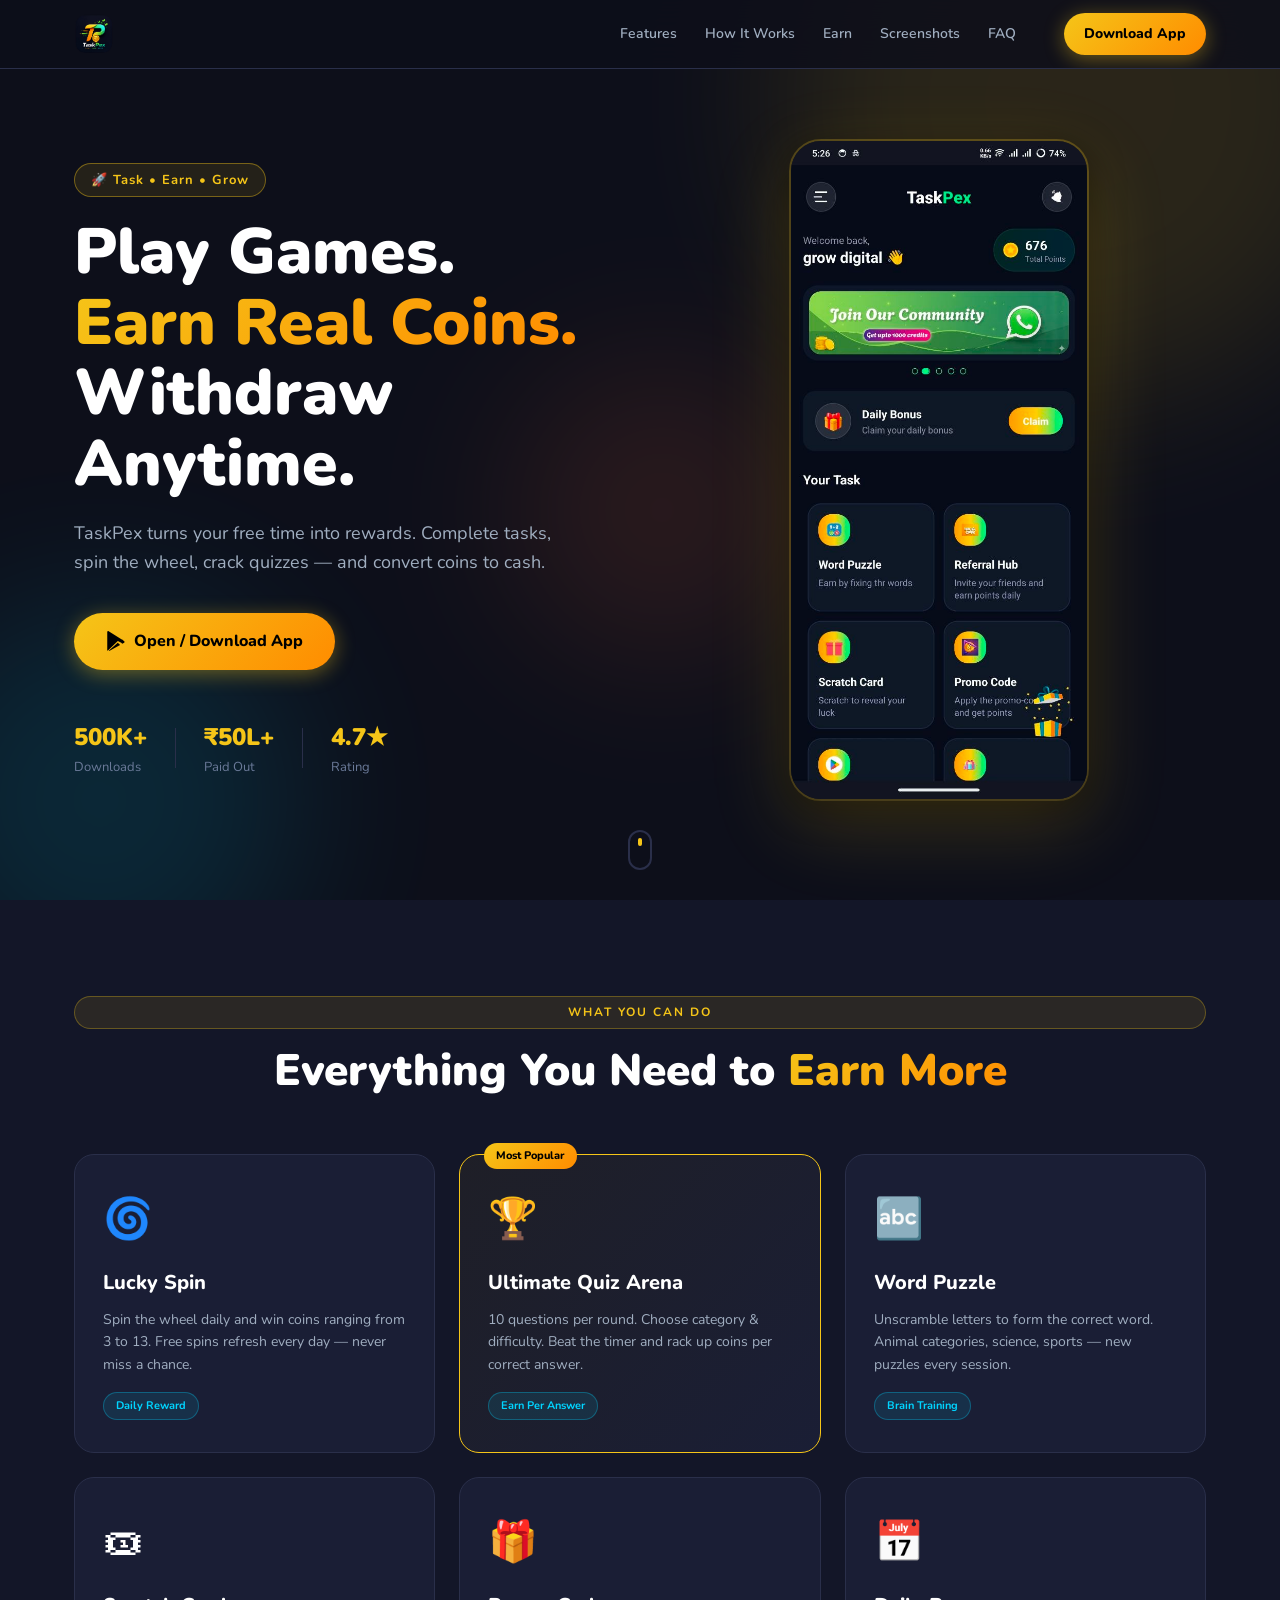
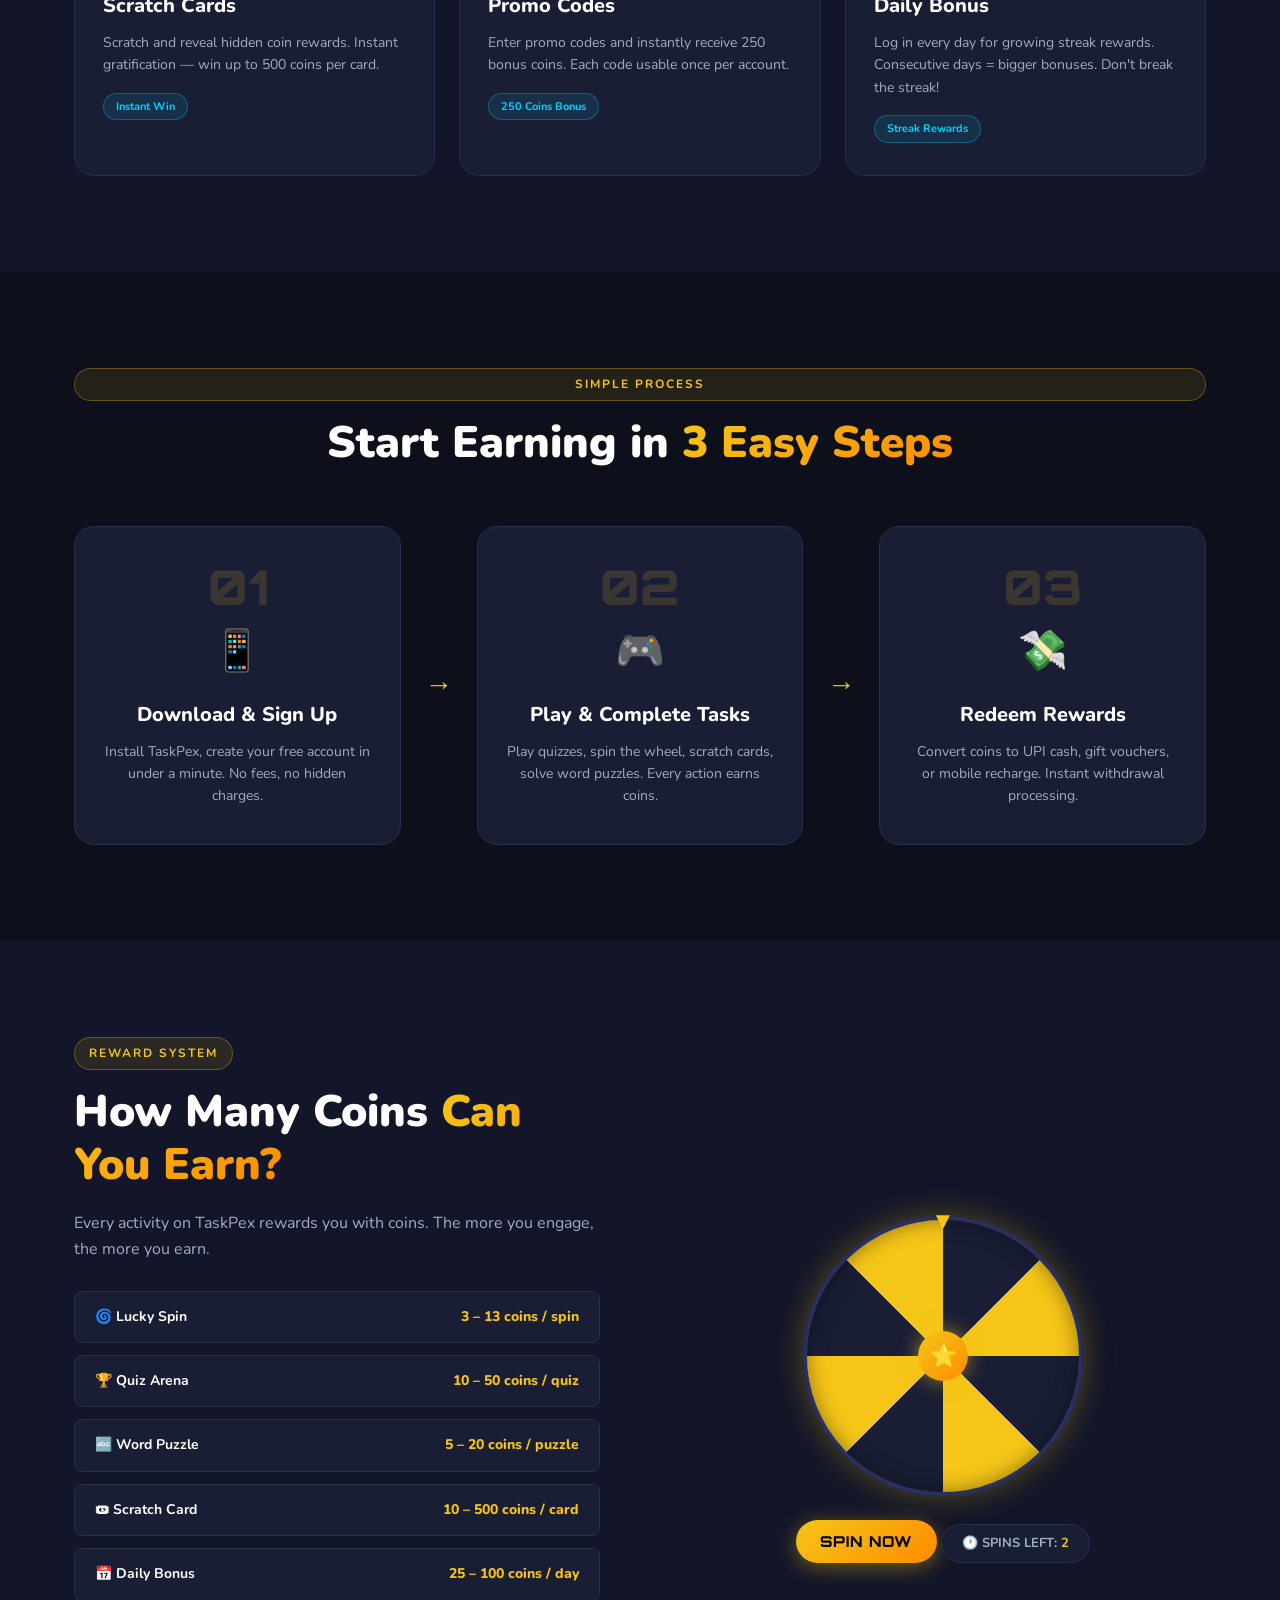
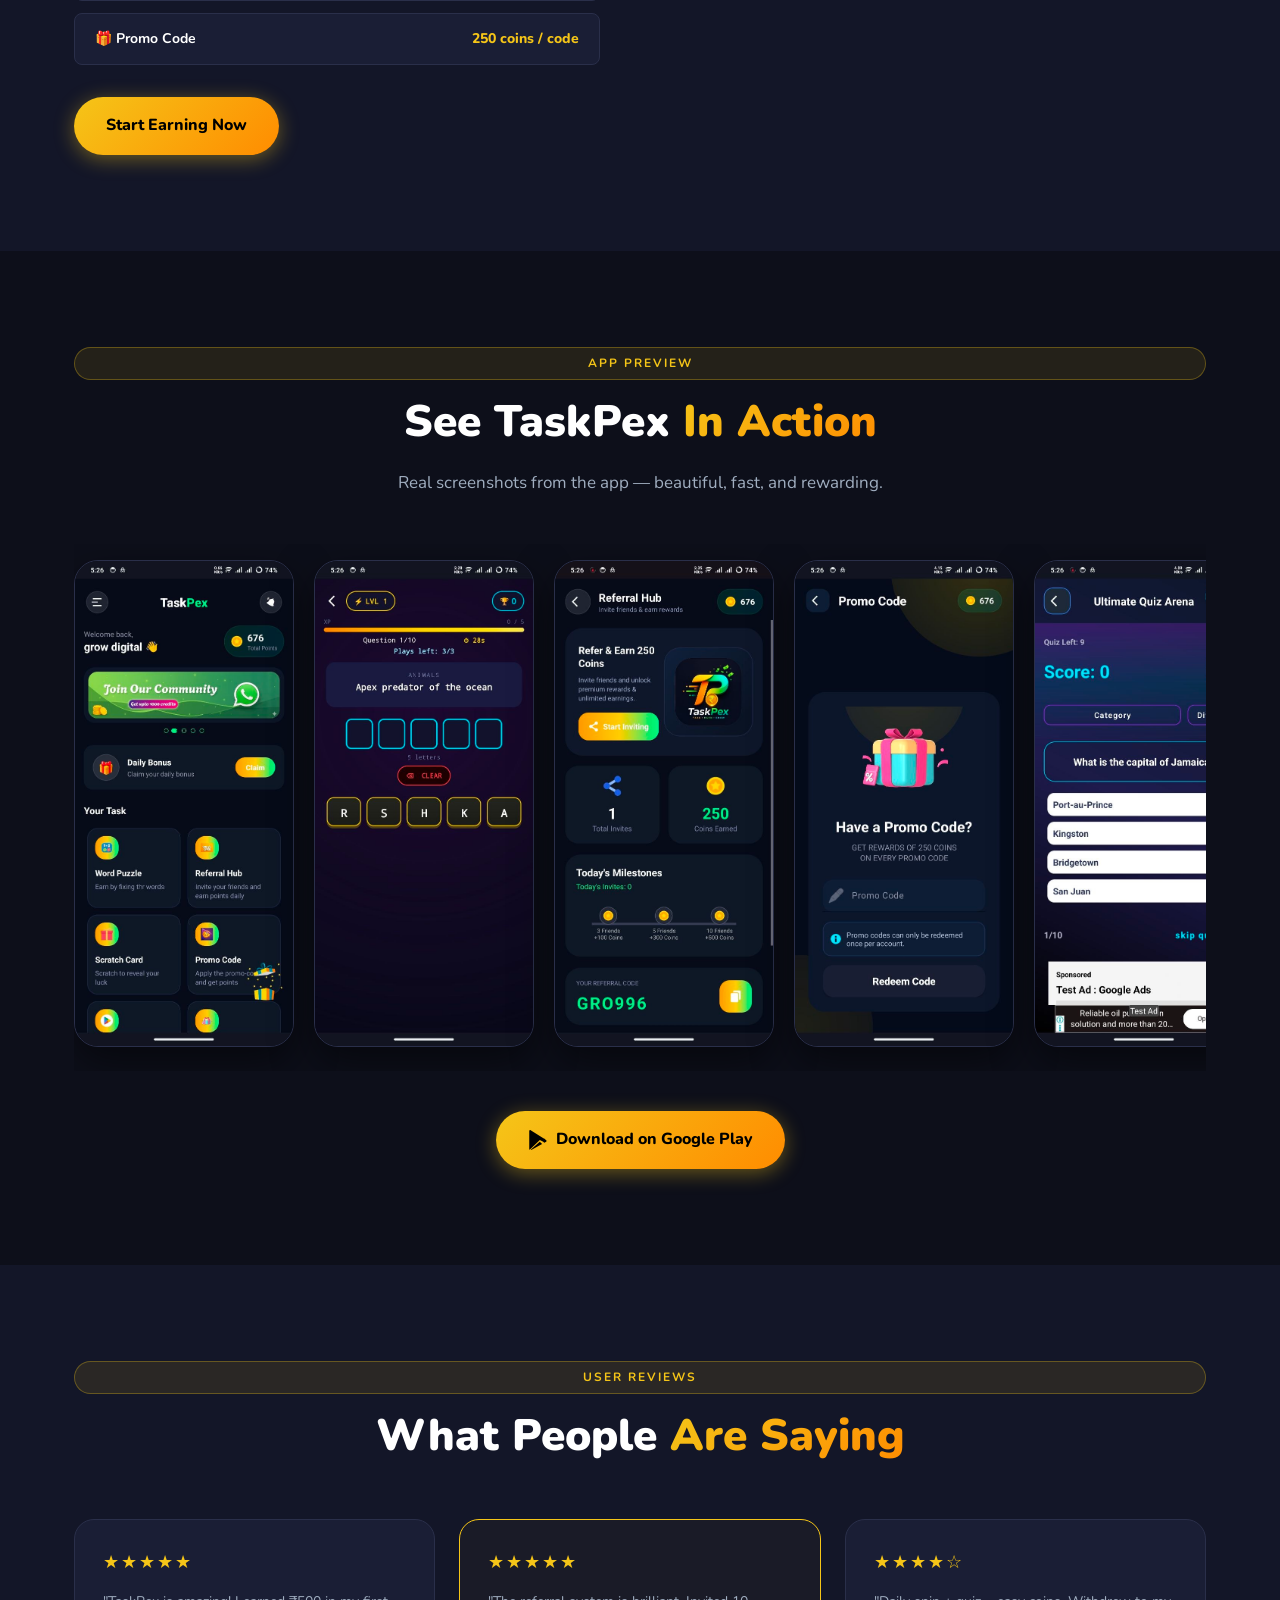
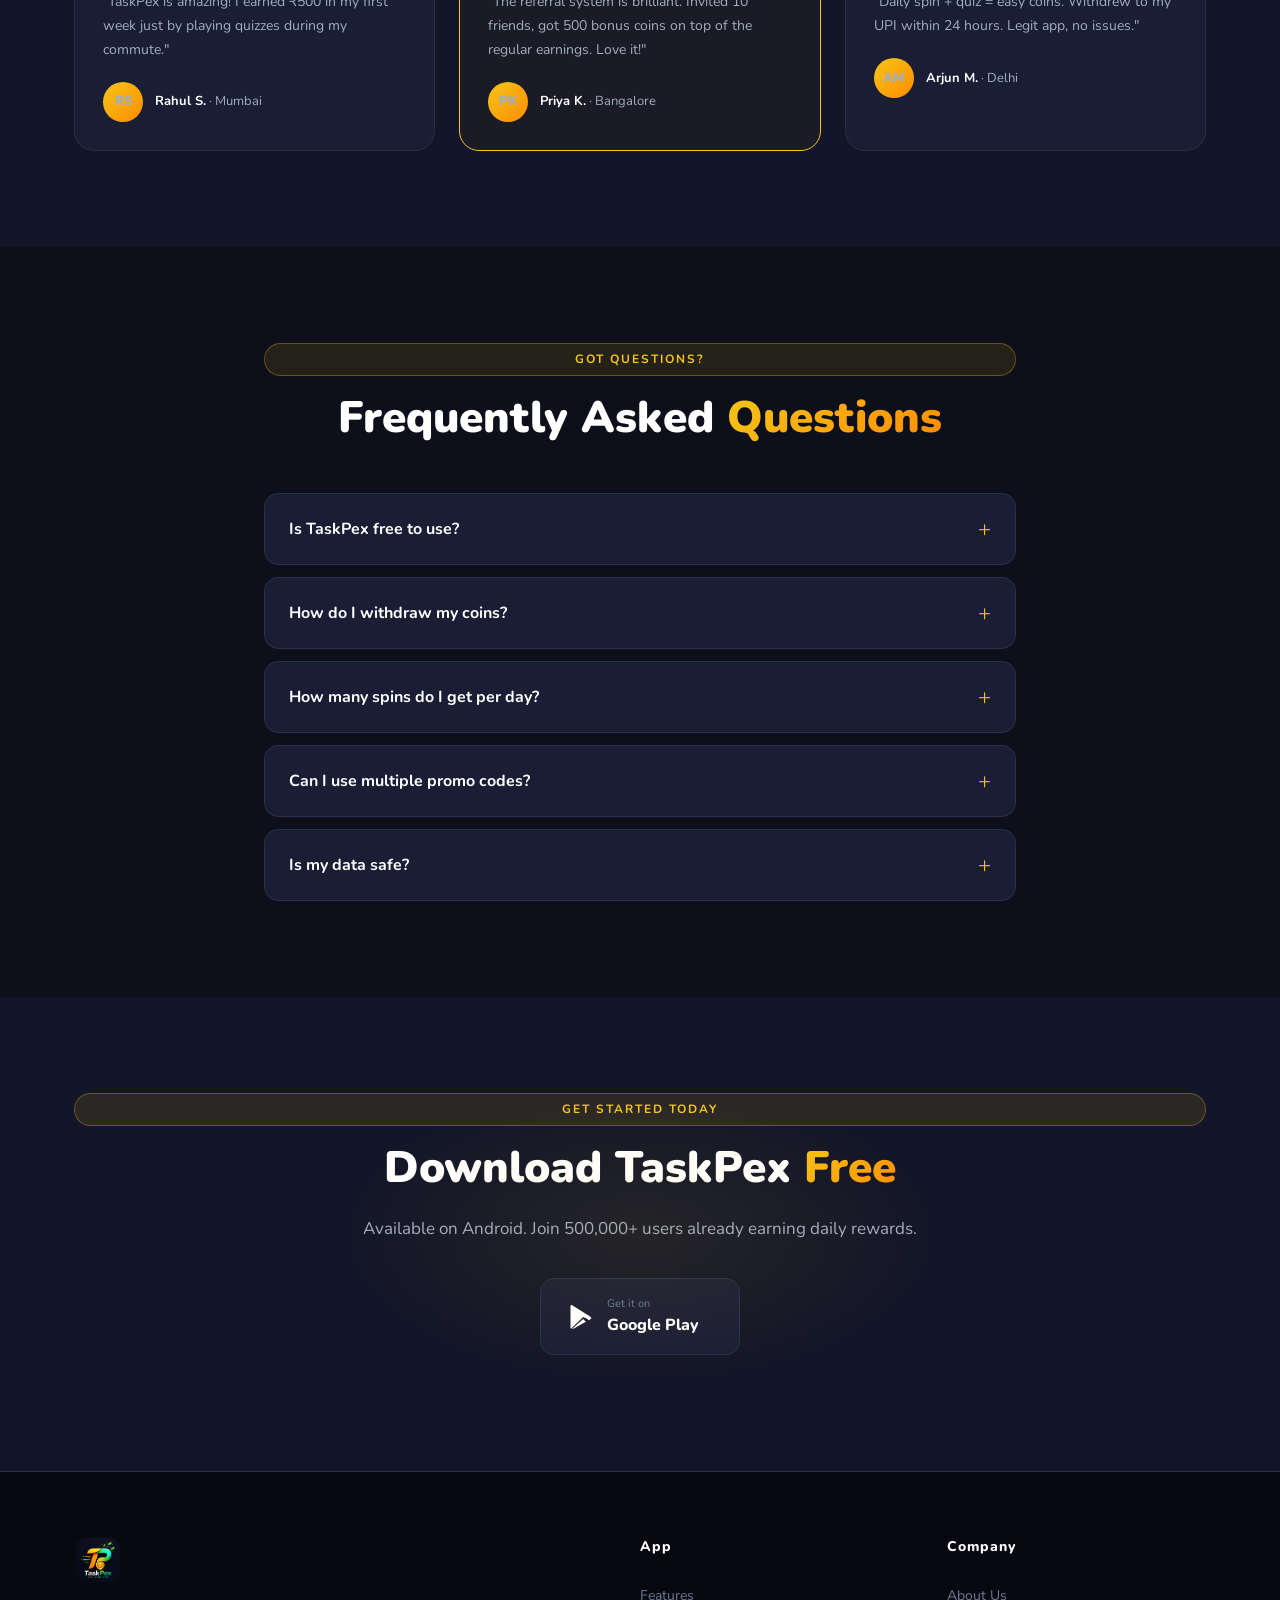
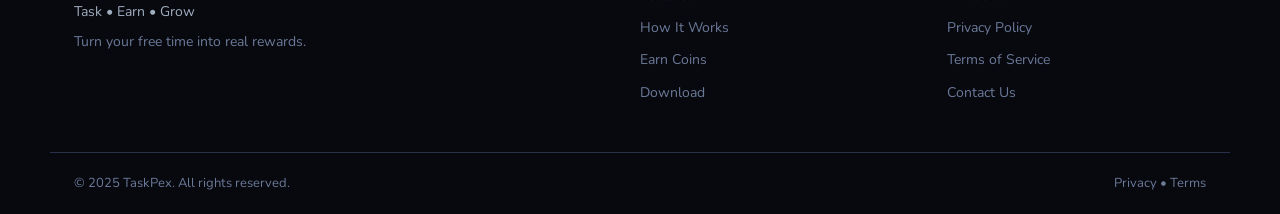
<file: index.html>
<!DOCTYPE html>
<html lang="en">
<head>
  <meta charset="UTF-8" />
  <meta name="viewport" content="width=device-width, initial-scale=1.0" />

  <title>TaskPex – Task. Earn. Grow.</title>

  <!-- SEO -->
  <meta name="description" content="TaskPex is a fun and interactive app where you play games, complete tasks, and earn exciting rewards. Spin, quiz, refer & earn daily coins." />
  <meta name="keywords" content="TaskPex, play games, earn rewards, quizzes, spin and win, refer and earn, task earn grow" />

  <!-- Open Graph -->
  <meta property="og:title" content="TaskPex – Task. Earn. Grow." />
  <meta property="og:description" content="Play games, complete tasks, and earn exciting rewards with TaskPex." />
  <meta property="og:image" content="ico/taskpex_logo.png" />
  <meta property="og:type" content="website" />

  <meta name="theme-color" content="#f5c518" />

  <!-- Fonts -->
  <link rel="preconnect" href="https://fonts.googleapis.com" />
  <link href="https://fonts.googleapis.com/css2?family=Nunito:wght@400;600;700;800;900&family=Orbitron:wght@700;900&display=swap" rel="stylesheet" />

  <!-- Styles -->
  <link rel="stylesheet" href="css/style.css" />
</head>
<body>

  <!-- NAVBAR -->
  <nav class="navbar" id="navbar">
    <div class="nav-inner">
      <a href="#" class="logo-wrap">
        <img src="ico/taskpex_logo.png" alt="TaskPex" class="logo-img" onerror="this.style.display='none';this.nextElementSibling.style.display='flex'" />
        <span class="logo-fallback" style="display:none">
          <span class="logo-t">T</span><span class="logo-p">P</span>
          <span class="logo-name">TaskPex</span>
        </span>
      </a>
      <ul class="nav-links">
        <li><a href="#features">Features</a></li>
        <li><a href="#how">How It Works</a></li>
        <li><a href="#earn">Earn</a></li>
        <li><a href="#screenshots">Screenshots</a></li>
        <li><a href="#faq">FAQ</a></li>
      </ul>
      <a id="navOpenBtn" href="#" class="btn-primary nav-cta">Download App</a>
      <button class="hamburger" id="hamburger" aria-label="Menu">
        <span></span><span></span><span></span>
      </button>
    </div>
    <div class="mobile-menu" id="mobileMenu">
      <a href="#features">Features</a>
      <a href="#how">How It Works</a>
      <a href="#earn">Earn</a>
      <a href="#screenshots">Screenshots</a>
      <a href="#faq">FAQ</a>
      <a id="mobileOpenBtn" href="#" class="btn-primary">Download App</a>
    </div>
  </nav>

  <!-- HERO -->
  <section class="hero" id="home">
    <div class="hero-bg-circles">
      <span class="circle c1"></span>
      <span class="circle c2"></span>
      <span class="circle c3"></span>
    </div>
    <div class="container hero-grid">
      <div class="hero-text">
        <span class="badge-pill">🚀 Task • Earn • Grow</span>
        <h1>Play Games.<br/><span class="gradient-text">Earn Real Coins.</span><br/>Withdraw Anytime.</h1>
        <p class="hero-sub">TaskPex turns your free time into rewards. Complete tasks, spin the wheel, crack quizzes — and convert coins to cash.</p>
        <div class="hero-actions">
          <a id="heroOpenBtn" href="#" class="btn-primary btn-lg">
            <svg width="20" height="20" viewBox="0 0 24 24" fill="currentColor"><path d="M3.18 23.76c.37.21.8.22 1.19.03l12.54-7.03-2.76-2.77-10.97 9.77zm16.33-9.16L17.09 13l2.44-2.61-2.02-1.14L3.18.24C2.79.05 2.36.06 1.99.27L14.17 12 19.51 14.6zM1.99.27C1.7.46 1.5.8 1.5 1.23v21.54c0 .43.2.77.49.96L14.17 12 1.99.27zm17.52 9.97l-2.44 2.61 2.42 2.42 2.31-1.29c.66-.37.66-1.3 0-1.67l-2.29-2.07z"/></svg>
            Open / Download App
          </a>
        </div>
        <div class="hero-stats">
          <div class="stat"><span class="stat-num">500K+</span><span class="stat-label">Downloads</span></div>
          <div class="stat-divider"></div>
          <div class="stat"><span class="stat-num">₹50L+</span><span class="stat-label">Paid Out</span></div>
          <div class="stat-divider"></div>
          <div class="stat"><span class="stat-num">4.7★</span><span class="stat-label">Rating</span></div>
        </div>
      </div>

      <div class="hero-phone">
        <img src="ico/screen1.jpg" alt="TaskPex App">
      </div>
    </div>
    <div class="scroll-indicator"><span></span></div>
  </section>

  <!-- FEATURES -->
  <section class="features section" id="features">
    <div class="container">
      <div class="section-label">What You Can Do</div>
      <h2 class="section-title">Everything You Need to <span class="gradient-text">Earn More</span></h2>
      <div class="features-grid">

        <div class="feature-card">
          <div class="feature-icon">🌀</div>
          <h3>Lucky Spin</h3>
          <p>Spin the wheel daily and win coins ranging from 3 to 13. Free spins refresh every day — never miss a chance.</p>
          <div class="feature-tag">Daily Reward</div>
        </div>

        <div class="feature-card featured">
          <div class="feature-badge">Most Popular</div>
          <div class="feature-icon">🏆</div>
          <h3>Ultimate Quiz Arena</h3>
          <p>10 questions per round. Choose category &amp; difficulty. Beat the timer and rack up coins per correct answer.</p>
          <div class="feature-tag">Earn Per Answer</div>
        </div>

        <div class="feature-card">
          <div class="feature-icon">🔤</div>
          <h3>Word Puzzle</h3>
          <p>Unscramble letters to form the correct word. Animal categories, science, sports — new puzzles every session.</p>
          <div class="feature-tag">Brain Training</div>
        </div>

        <div class="feature-card">
          <div class="feature-icon">🎟</div>
          <h3>Scratch Cards</h3>
          <p>Scratch and reveal hidden coin rewards. Instant gratification — win up to 500 coins per card.</p>
          <div class="feature-tag">Instant Win</div>
        </div>

        <div class="feature-card">
          <div class="feature-icon">🎁</div>
          <h3>Promo Codes</h3>
          <p>Enter promo codes and instantly receive 250 bonus coins. Each code usable once per account.</p>
          <div class="feature-tag">250 Coins Bonus</div>
        </div>

        <div class="feature-card">
          <div class="feature-icon">📅</div>
          <h3>Daily Bonus</h3>
          <p>Log in every day for growing streak rewards. Consecutive days = bigger bonuses. Don't break the streak!</p>
          <div class="feature-tag">Streak Rewards</div>
        </div>

      </div>
    </div>
  </section>

  <!-- HOW IT WORKS -->
  <section class="how section" id="how">
    <div class="container">
      <div class="section-label">Simple Process</div>
      <h2 class="section-title">Start Earning in <span class="gradient-text">3 Easy Steps</span></h2>
      <div class="steps-row">
        <div class="step-card">
          <div class="step-num">01</div>
          <div class="step-icon">📱</div>
          <h3>Download &amp; Sign Up</h3>
          <p>Install TaskPex, create your free account in under a minute. No fees, no hidden charges.</p>
        </div>
        <div class="step-arrow">→</div>
        <div class="step-card">
          <div class="step-num">02</div>
          <div class="step-icon">🎮</div>
          <h3>Play &amp; Complete Tasks</h3>
          <p>Play quizzes, spin the wheel, scratch cards, solve word puzzles. Every action earns coins.</p>
        </div>
        <div class="step-arrow">→</div>
        <div class="step-card">
          <div class="step-num">03</div>
          <div class="step-icon">💸</div>
          <h3>Redeem Rewards</h3>
          <p>Convert coins to UPI cash, gift vouchers, or mobile recharge. Instant withdrawal processing.</p>
        </div>
      </div>
    </div>
  </section>

  <!-- EARN -->
  <section class="earn section" id="earn">
    <div class="container earn-grid">
      <div class="earn-text">
        <div class="section-label">Reward System</div>
        <h2 class="section-title">How Many Coins <span class="gradient-text">Can You Earn?</span></h2>
        <p>Every activity on TaskPex rewards you with coins. The more you engage, the more you earn.</p>
        <div class="earn-table">
          <div class="earn-row"><span class="earn-activity">🌀 Lucky Spin</span><span class="earn-range">3 – 13 coins / spin</span></div>
          <div class="earn-row"><span class="earn-activity">🏆 Quiz Arena</span><span class="earn-range">10 – 50 coins / quiz</span></div>
          <div class="earn-row"><span class="earn-activity">🔤 Word Puzzle</span><span class="earn-range">5 – 20 coins / puzzle</span></div>
          <div class="earn-row"><span class="earn-activity">🎟 Scratch Card</span><span class="earn-range">10 – 500 coins / card</span></div>
          <div class="earn-row"><span class="earn-activity">📅 Daily Bonus</span><span class="earn-range">25 – 100 coins / day</span></div>
          <div class="earn-row"><span class="earn-activity">🎁 Promo Code</span><span class="earn-range">250 coins / code</span></div>
        </div>
        <a id="earnOpenBtn" href="#" class="btn-primary btn-lg">Start Earning Now</a>
      </div>
      <div class="earn-visual">
        <div class="spin-preview">
          <div class="wheel-wrap">
            <div class="wheel" id="demoWheel"></div>
            <div class="wheel-pointer">▼</div>
            <div class="wheel-center">⭐</div>
          </div>
          <button class="btn-primary spin-btn" id="spinBtn">SPIN NOW</button>
          <div class="spins-left">🕐 SPINS LEFT: <strong>2</strong></div>
        </div>
      </div>
    </div>
  </section>

  <!-- SCREENSHOTS -->
  <section class="screenshots section" id="screenshots">
    <div class="container">
      <div class="section-label">App Preview</div>
      <h2 class="section-title" style="text-align:center">See TaskPex <span class="gradient-text">In Action</span></h2>
      <p class="screenshots-sub">Real screenshots from the app — beautiful, fast, and rewarding.</p>
      <div class="carousel" id="carousel">
        <img src="ico/screen1.jpg" alt="TaskPex Home">
        <img src="ico/screen2.jpg" alt="TaskPex Quiz">
        <img src="ico/screen3.jpg" alt="TaskPex Referral">
        <img src="ico/screen4.jpg" alt="TaskPex Promo Code">
        <img src="ico/screen5.jpg" alt="TaskPex Quiz Arena">
        <img src="ico/screen6.jpg" alt="TaskPex Lucky Spin">
      </div>
      <div class="ss-cta">
        <a id="screenshotsOpenBtn" href="#" class="btn-primary btn-lg">
          <svg width="20" height="20" viewBox="0 0 24 24" fill="currentColor"><path d="M3.18 23.76c.37.21.8.22 1.19.03l12.54-7.03-2.76-2.77-10.97 9.77zm16.33-9.16L17.09 13l2.44-2.61-2.02-1.14L3.18.24C2.79.05 2.36.06 1.99.27L14.17 12 19.51 14.6zM1.99.27C1.7.46 1.5.8 1.5 1.23v21.54c0 .43.2.77.49.96L14.17 12 1.99.27zm17.52 9.97l-2.44 2.61 2.42 2.42 2.31-1.29c.66-.37.66-1.3 0-1.67l-2.29-2.07z"/></svg>
          Download on Google Play
        </a>
      </div>
    </div>
  </section>

  <!-- TESTIMONIALS -->
  <section class="testimonials section">
    <div class="container">
      <div class="section-label">User Reviews</div>
      <h2 class="section-title">What People <span class="gradient-text">Are Saying</span></h2>
      <div class="testimonials-grid">
        <div class="testi-card">
          <div class="testi-stars">★★★★★</div>
          <p>"TaskPex is amazing! I earned ₹500 in my first week just by playing quizzes during my commute."</p>
          <div class="testi-user"><span class="testi-avatar">RS</span><span><strong>Rahul S.</strong> · Mumbai</span></div>
        </div>
        <div class="testi-card featured">
          <div class="testi-stars">★★★★★</div>
          <p>"The referral system is brilliant. Invited 10 friends, got 500 bonus coins on top of the regular earnings. Love it!"</p>
          <div class="testi-user"><span class="testi-avatar">PK</span><span><strong>Priya K.</strong> · Bangalore</span></div>
        </div>
        <div class="testi-card">
          <div class="testi-stars">★★★★☆</div>
          <p>"Daily spin + quiz = easy coins. Withdrew to my UPI within 24 hours. Legit app, no issues."</p>
          <div class="testi-user"><span class="testi-avatar">AM</span><span><strong>Arjun M.</strong> · Delhi</span></div>
        </div>
      </div>
    </div>
  </section>

  <!-- FAQ -->
  <section class="faq section" id="faq">
    <div class="container faq-container">
      <div class="section-label">Got Questions?</div>
      <h2 class="section-title">Frequently Asked <span class="gradient-text">Questions</span></h2>
      <div class="faq-list">
        <div class="faq-item">
          <button class="faq-q" onclick="toggleFaq(this)">Is TaskPex free to use? <span>+</span></button>
          <div class="faq-a">Yes! TaskPex is completely free. Download, sign up, and start earning — no subscription or fees ever.</div>
        </div>
        <div class="faq-item">
          <button class="faq-q" onclick="toggleFaq(this)">How do I withdraw my coins? <span>+</span></button>
          <div class="faq-a">Go to the Redeem section, choose UPI / bank transfer / gift voucher, enter required coins and submit. Processed within 24–48 hours.</div>
        </div>
        <div class="faq-item">
          <button class="faq-q" onclick="toggleFaq(this)">How many spins do I get per day? <span>+</span></button>
          <div class="faq-a">You get 2 free spins daily. Spins reset every midnight. Watch ads to earn extra spins.</div>
        </div>
        <div class="faq-item">
          <button class="faq-q" onclick="toggleFaq(this)">Can I use multiple promo codes? <span>+</span></button>
          <div class="faq-a">Each promo code can be redeemed once per account. But you can use as many different valid codes as you find!</div>
        </div>
        <div class="faq-item">
          <button class="faq-q" onclick="toggleFaq(this)">Is my data safe? <span>+</span></button>
          <div class="faq-a">Absolutely. We use industry-standard encryption. We never share your personal data with third parties without your consent.</div>
        </div>
      </div>
    </div>
  </section>

  <!-- DOWNLOAD -->
  <section class="download section" id="download">
    <div class="container download-inner">
      <div class="download-bg-glow"></div>
      <div class="section-label">Get Started Today</div>
      <h2 class="section-title">Download TaskPex <span class="gradient-text">Free</span></h2>
      <p>Available on Android. Join 500,000+ users already earning daily rewards.</p>
      <div class="download-btns">
        <a id="downloadOpenBtn" href="#" class="store-btn">
          <svg width="24" height="24" viewBox="0 0 24 24" fill="white"><path d="M3.18 23.76c.37.21.8.22 1.19.03l12.54-7.03-2.76-2.77-10.97 9.77zm16.33-9.16L17.09 13l2.44-2.61-2.02-1.14L3.18.24C2.79.05 2.36.06 1.99.27L14.17 12 19.51 14.6zM1.99.27C1.7.46 1.5.8 1.5 1.23v21.54c0 .43.2.77.49.96L14.17 12 1.99.27zm17.52 9.97l-2.44 2.61 2.42 2.42 2.31-1.29c.66-.37.66-1.3 0-1.67l-2.29-2.07z"/></svg>
          <div>
            <small>Get it on</small>
            <strong>Google Play</strong>
          </div>
        </a>
      </div>
    </div>
  </section>

  <!-- FOOTER -->
  <footer class="footer">
    <div class="container footer-inner">
      <div class="footer-brand">
        <img src="ico/taskpex_logo.png" alt="TaskPex" class="footer-logo" onerror="this.style.display='none';this.nextElementSibling.style.display='block'" />
        <span class="footer-logo-fallback" style="display:none"><b>TaskPex</b></span>
        <p>Task • Earn • Grow</p>
        <p class="footer-tagline">Turn your free time into real rewards.</p>
      </div>
      <div class="footer-links">
        <h4>App</h4>
        <a href="#features">Features</a>
        <a href="#how">How It Works</a>
        <a href="#earn">Earn Coins</a>
        <a href="#download">Download</a>
      </div>
      <div class="footer-links">
        <h4>Company</h4>
        <a href="pages/about.html">About Us</a>
        <a href="pages/privacy.html">Privacy Policy</a>
        <a href="pages/terms.html">Terms of Service</a>
        <a href="pages/contact.html">Contact Us</a>
      </div>
    </div>
    <div class="footer-bottom">
      <span>© 2025 TaskPex. All rights reserved.</span>
      <span>
        <a href="pages/privacy.html">Privacy</a> •
        <a href="pages/terms.html">Terms</a>
      </span>
    </div>
  </footer>

  <script src="js/main.js"></script>
</body>
</html>
</file>
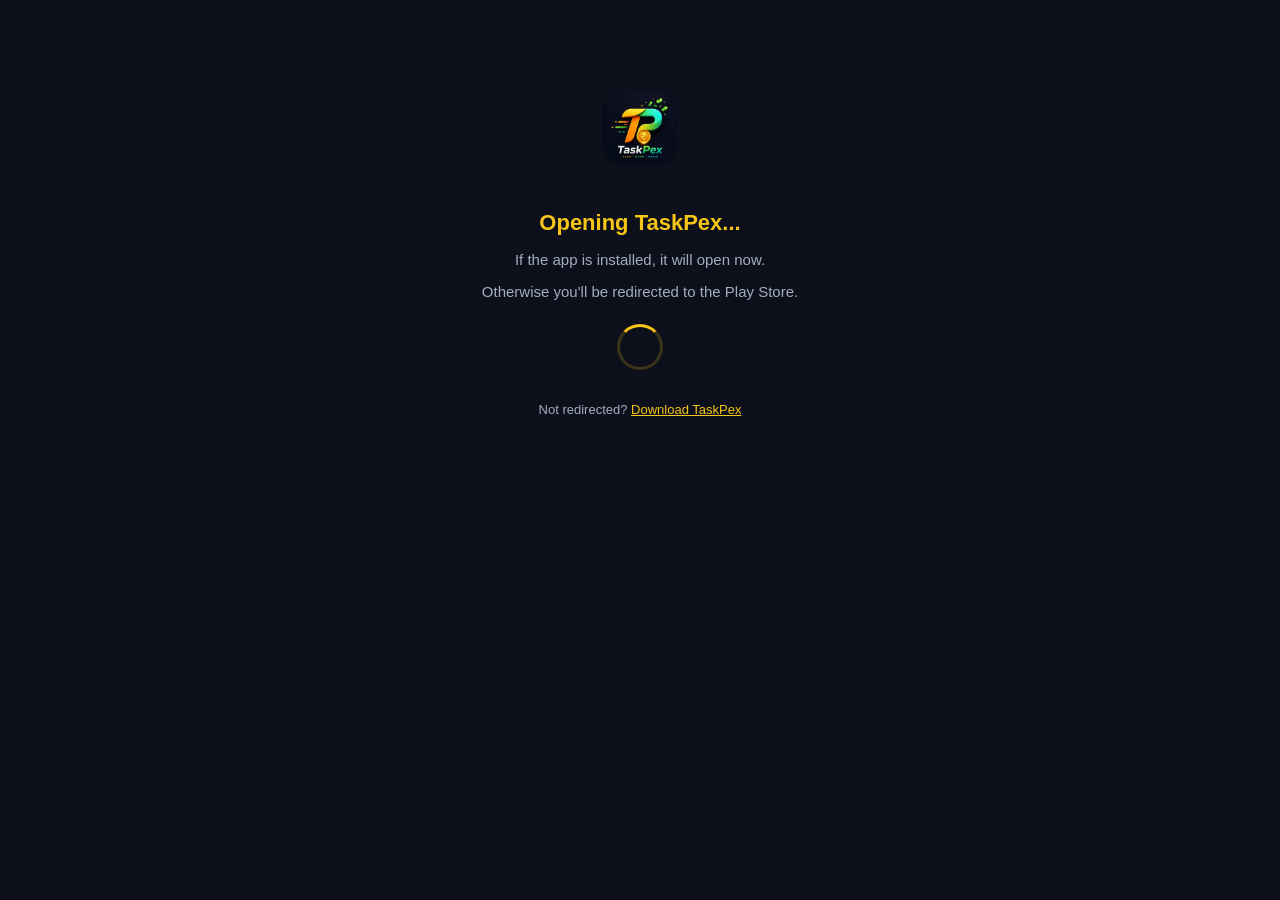
<file: refer/index.html>
<!DOCTYPE html>
<html>
<head>
  <title>TaskPex – Opening App...</title>
  <meta charset="UTF-8" />
  <meta name="viewport" content="width=device-width, initial-scale=1" />
  <style>
    body {
      text-align: center;
      font-family: sans-serif;
      padding-top: 80px;
      background: #0d0f1a;
      color: #fff;
    }
    img { width: 80px; border-radius: 18px; margin-bottom: 20px; }
    h2 { color: #f5c518; font-size: 22px; margin-bottom: 10px; }
    p { color: #a0aec0; font-size: 15px; margin-bottom: 4px; }
    a { color: #f5c518; }
    .spinner {
      width: 40px; height: 40px;
      border: 3px solid rgba(245,197,24,0.2);
      border-top-color: #f5c518;
      border-radius: 50%;
      animation: spin 0.8s linear infinite;
      margin: 24px auto 0;
    }
    @keyframes spin { to { transform: rotate(360deg); } }
  </style>
  <script>
    window.onload = function () {
      var urlParams = new URLSearchParams(window.location.search);
      var code = urlParams.get("code") || "";

      var packageName = "com.app.taskpex";
      var appHost = "taskpexapp.netlify.app";

      // Play Store link with referrer so install attribution works
      var playStoreLink = "https://play.google.com/store/apps/details?id=" +
        packageName + "&referrer=" + encodeURIComponent("code=" + code);

      // Android intent deep link
      var appIntent = "intent://" + appHost + "/refer?code=" + encodeURIComponent(code) +
        "#Intent;scheme=https;package=" + packageName + ";end;";

      // Try to open app
      window.location.href = appIntent;

      // Fallback to Play Store if app not installed
      setTimeout(function () {
        window.location.href = playStoreLink;
      }, 2500);
    };
  </script>
</head>
<body>
  <img src="../ico/taskpex_logo.png" alt="TaskPex" onerror="this.style.display='none'" />
  <h2>Opening TaskPex...</h2>
  <p>If the app is installed, it will open now.</p>
  <p>Otherwise you'll be redirected to the Play Store.</p>
  <div class="spinner"></div>
  <p style="margin-top:32px;font-size:13px;">
    Not redirected?
    <a href="https://play.google.com/store/apps/details?id=com.app.taskpex">
      Download TaskPex
    </a>
  </p>
</body>
</html>
</file>
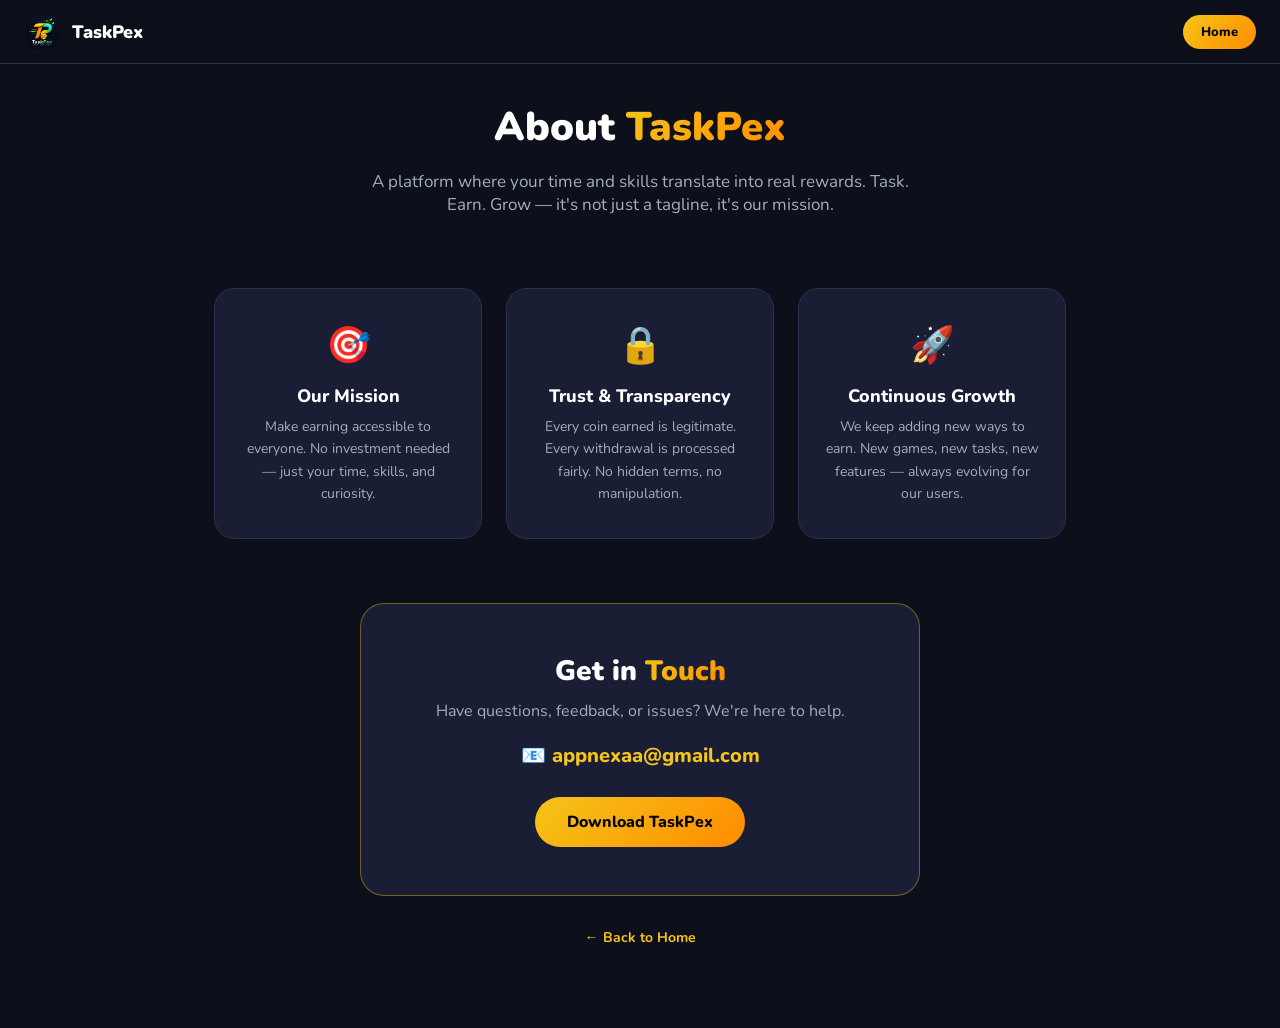
<file: pages/about.html>
<!DOCTYPE html>
<html lang="en">
<head>
  <meta charset="UTF-8" />
  <meta name="viewport" content="width=device-width, initial-scale=1.0" />
  <title>About – TaskPex</title>
  <link href="https://fonts.googleapis.com/css2?family=Nunito:wght@400;600;700;800;900&display=swap" rel="stylesheet" />
  <style>
    :root { --bg: #0d0f1a; --card: #1a1e35; --border: #2a2f4a; --gold: #f5c518; --text: #fff; --muted: #a0aec0; }
    * { box-sizing: border-box; margin: 0; padding: 0; }
    body { font-family: 'Nunito', sans-serif; background: var(--bg); color: var(--text); }
    nav { position: fixed; top: 0; left: 0; right: 0; background: rgba(13,15,26,0.95); border-bottom: 1px solid var(--border); height: 64px; display: flex; align-items: center; padding: 0 24px; z-index: 100; gap: 12px; }
    nav img { height: 36px; width: 36px; border-radius: 8px; }
    nav b { font-size: 18px; font-weight: 900; }
    nav a.btn { margin-left: auto; background: linear-gradient(135deg, #f5c518, #ff8c00); color: #000; font-weight: 800; font-size: 13px; padding: 8px 18px; border-radius: 50px; text-decoration: none; }
    .page { padding: 100px 24px 80px; max-width: 900px; margin: 0 auto; }
    .hero { text-align: center; margin-bottom: 72px; }
    .hero h1 { font-size: 40px; font-weight: 900; margin-bottom: 16px; }
    .gold { background: linear-gradient(135deg, #f5c518, #ff8c00); -webkit-background-clip: text; -webkit-text-fill-color: transparent; background-clip: text; }
    .hero p { color: var(--muted); font-size: 17px; max-width: 560px; margin: 0 auto; }
    .vals { display: grid; grid-template-columns: repeat(3, 1fr); gap: 24px; margin-bottom: 64px; }
    .val { background: var(--card); border: 1px solid var(--border); border-radius: 20px; padding: 32px 24px; text-align: center; }
    .val:hover { border-color: rgba(245,197,24,0.4); }
    .val-icon { font-size: 36px; margin-bottom: 14px; }
    .val h3 { font-size: 18px; font-weight: 800; margin-bottom: 8px; }
    .val p { color: var(--muted); font-size: 14px; line-height: 1.6; margin: 0; }
    .contact { background: var(--card); border: 1px solid rgba(245,197,24,0.4); border-radius: 24px; padding: 48px; text-align: center; max-width: 560px; margin: 0 auto; }
    .contact h2 { font-size: 28px; font-weight: 900; margin-bottom: 10px; }
    .contact p { color: var(--muted); margin-bottom: 20px; }
    .contact .email { font-size: 20px; font-weight: 800; color: var(--gold); margin-bottom: 28px; display: block; }
    .contact a.cta { display: inline-block; background: linear-gradient(135deg, #f5c518, #ff8c00); color: #000; font-weight: 800; padding: 14px 32px; border-radius: 50px; text-decoration: none; }
    .back { display: inline-block; color: var(--gold); text-decoration: none; font-weight: 700; margin-top: 32px; font-size: 14px; text-align: center; width: 100%; }
    @media(max-width:768px) { .vals { grid-template-columns: 1fr; } }
  </style>
</head>
<body>
  <nav>
    <img src="../ico/taskpex_logo.png" alt="TaskPex" onerror="this.style.display='none'" />
    <b>TaskPex</b>
    <a class="btn" href="../index.html">Home</a>
  </nav>
  <div class="page">
    <div class="hero">
      <h1>About <span class="gold">TaskPex</span></h1>
      <p>A platform where your time and skills translate into real rewards. Task. Earn. Grow — it's not just a tagline, it's our mission.</p>
    </div>
    <div class="vals">
      <div class="val">
        <div class="val-icon">🎯</div>
        <h3>Our Mission</h3>
        <p>Make earning accessible to everyone. No investment needed — just your time, skills, and curiosity.</p>
      </div>
      <div class="val">
        <div class="val-icon">🔒</div>
        <h3>Trust &amp; Transparency</h3>
        <p>Every coin earned is legitimate. Every withdrawal is processed fairly. No hidden terms, no manipulation.</p>
      </div>
      <div class="val">
        <div class="val-icon">🚀</div>
        <h3>Continuous Growth</h3>
        <p>We keep adding new ways to earn. New games, new tasks, new features — always evolving for our users.</p>
      </div>
    </div>
    <div class="contact">
      <h2>Get in <span class="gold">Touch</span></h2>
      <p>Have questions, feedback, or issues? We're here to help.</p>
      <span class="email">📧 appnexaa@gmail.com</span>
      <a class="cta" href="../index.html">Download TaskPex</a>
    </div>
    <a class="back" href="../index.html">← Back to Home</a>
  </div>
</body>
</html>
</file>
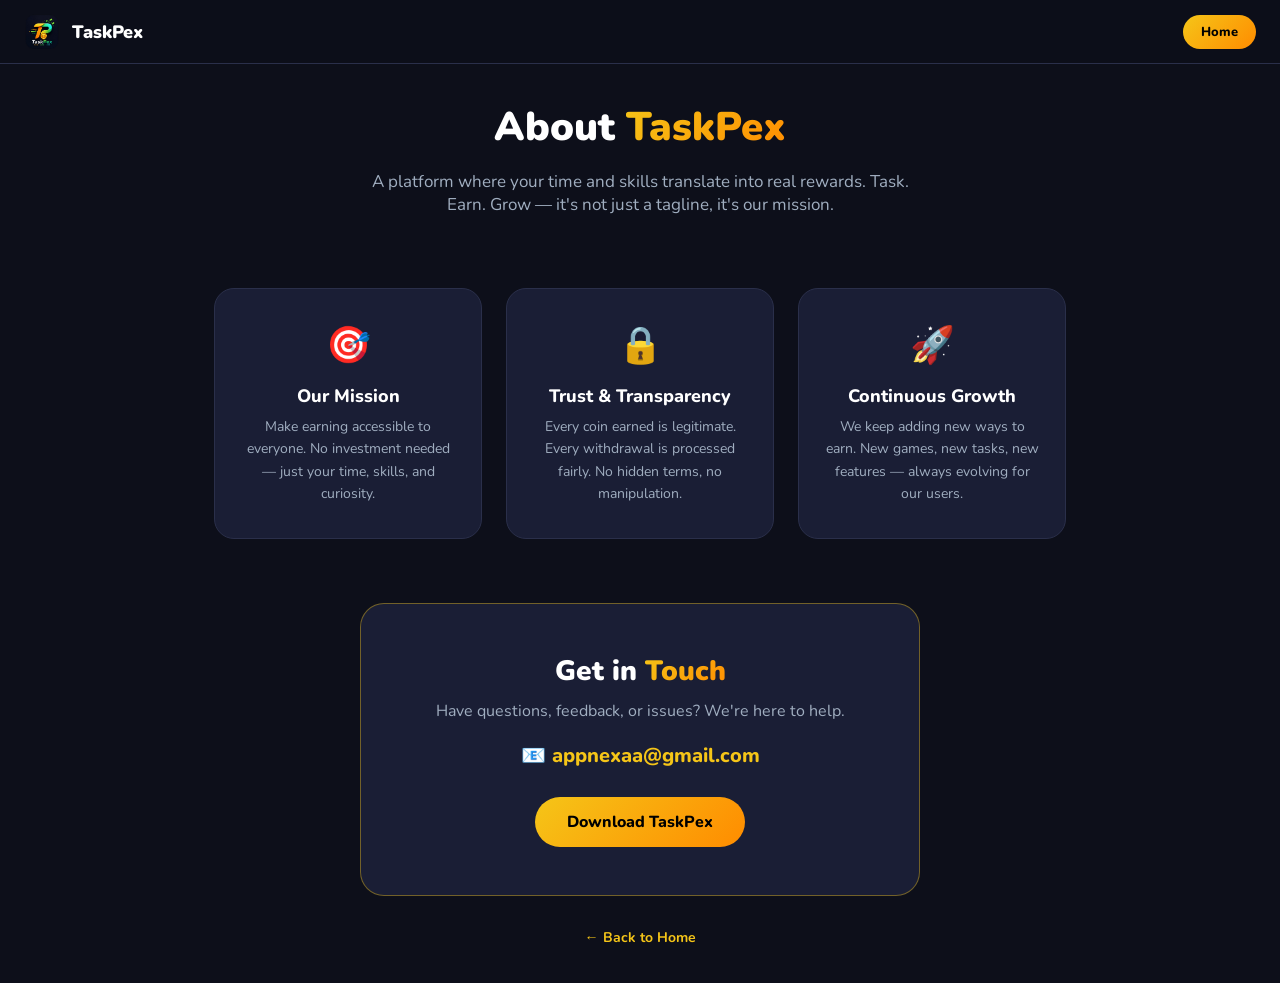
<file: pages/contact.html>
<!DOCTYPE html><html><head><meta charset="UTF-8"/><meta http-equiv="refresh" content="0;url=about.html"/><title>Contact – TaskPex</title></head><body><a href="about.html">Contact Us</a></body></html>
</file>
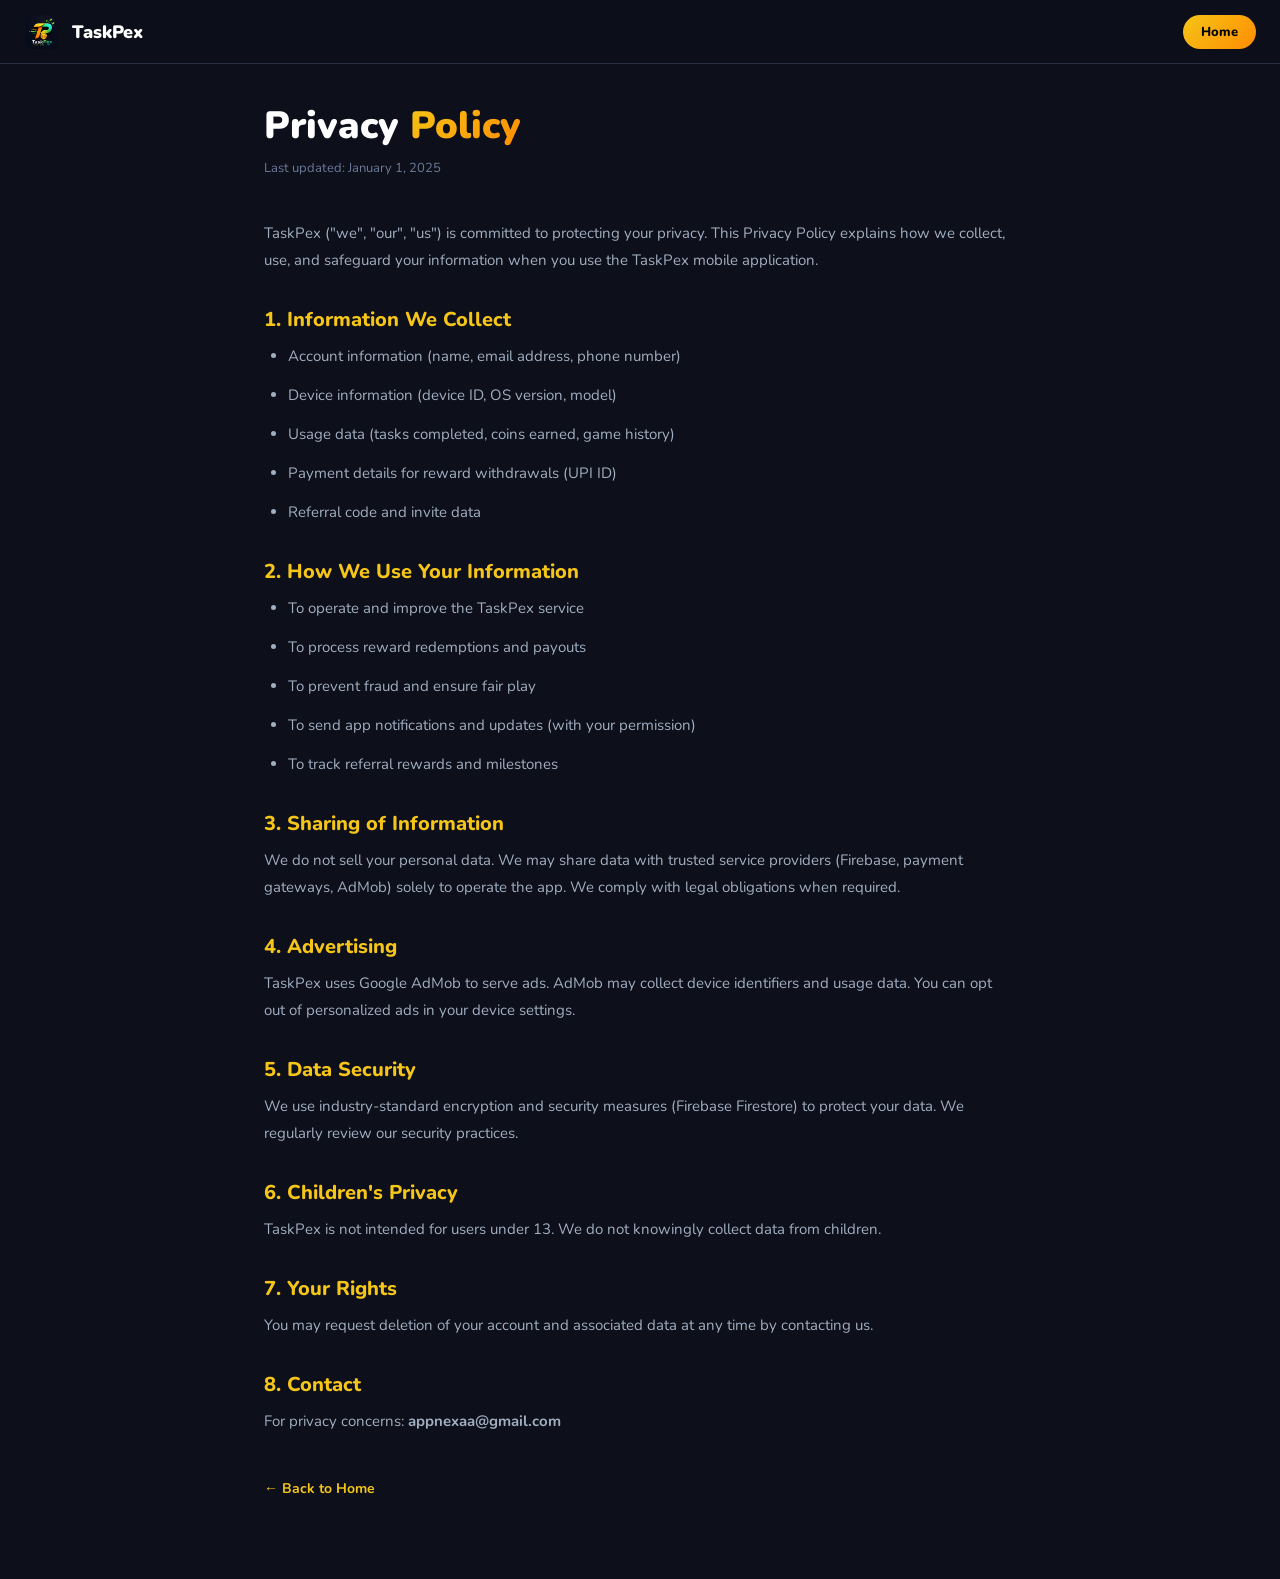
<file: pages/privacy.html>
<!DOCTYPE html>
<html lang="en">
<head>
  <meta charset="UTF-8" />
  <meta name="viewport" content="width=device-width, initial-scale=1.0" />
  <title>Privacy Policy – TaskPex</title>
  <link rel="preconnect" href="https://fonts.googleapis.com" />
  <link href="https://fonts.googleapis.com/css2?family=Nunito:wght@400;600;700;800;900&display=swap" rel="stylesheet" />
  <style>
    :root { --bg: #0d0f1a; --card: #1a1e35; --border: #2a2f4a; --gold: #f5c518; --text: #fff; --muted: #a0aec0; }
    * { box-sizing: border-box; margin: 0; padding: 0; }
    body { font-family: 'Nunito', sans-serif; background: var(--bg); color: var(--text); }
    nav { position: fixed; top: 0; left: 0; right: 0; background: rgba(13,15,26,0.95); border-bottom: 1px solid var(--border); height: 64px; display: flex; align-items: center; padding: 0 24px; z-index: 100; gap: 12px; }
    nav img { height: 36px; width: 36px; border-radius: 8px; }
    nav b { font-size: 18px; font-weight: 900; }
    nav a.btn { margin-left: auto; background: linear-gradient(135deg, #f5c518, #ff8c00); color: #000; font-weight: 800; font-size: 13px; padding: 8px 18px; border-radius: 50px; text-decoration: none; }
    .page { padding: 100px 24px 80px; max-width: 800px; margin: 0 auto; }
    .page h1 { font-size: 38px; font-weight: 900; margin-bottom: 6px; }
    .gold { background: linear-gradient(135deg, #f5c518, #ff8c00); -webkit-background-clip: text; -webkit-text-fill-color: transparent; background-clip: text; }
    .meta { color: #6b7a99; font-size: 13px; margin-bottom: 40px; }
    h2 { font-size: 20px; font-weight: 800; color: var(--gold); margin: 32px 0 10px; }
    p, li { color: var(--muted); line-height: 1.8; margin-bottom: 12px; font-size: 15px; }
    ul { padding-left: 24px; }
    .back { display: inline-block; color: var(--gold); text-decoration: none; font-weight: 700; margin-top: 32px; font-size: 14px; }
    .back:hover { text-decoration: underline; }
  </style>
</head>
<body>
  <nav>
    <img src="../ico/taskpex_logo.png" alt="TaskPex" onerror="this.style.display='none'" />
    <b>TaskPex</b>
    <a class="btn" href="../index.html">Home</a>
  </nav>
  <div class="page">
    <h1>Privacy <span class="gold">Policy</span></h1>
    <p class="meta">Last updated: January 1, 2025</p>

    <p>TaskPex ("we", "our", "us") is committed to protecting your privacy. This Privacy Policy explains how we collect, use, and safeguard your information when you use the TaskPex mobile application.</p>

    <h2>1. Information We Collect</h2>
    <ul>
      <li>Account information (name, email address, phone number)</li>
      <li>Device information (device ID, OS version, model)</li>
      <li>Usage data (tasks completed, coins earned, game history)</li>
      <li>Payment details for reward withdrawals (UPI ID)</li>
      <li>Referral code and invite data</li>
    </ul>

    <h2>2. How We Use Your Information</h2>
    <ul>
      <li>To operate and improve the TaskPex service</li>
      <li>To process reward redemptions and payouts</li>
      <li>To prevent fraud and ensure fair play</li>
      <li>To send app notifications and updates (with your permission)</li>
      <li>To track referral rewards and milestones</li>
    </ul>

    <h2>3. Sharing of Information</h2>
    <p>We do not sell your personal data. We may share data with trusted service providers (Firebase, payment gateways, AdMob) solely to operate the app. We comply with legal obligations when required.</p>

    <h2>4. Advertising</h2>
    <p>TaskPex uses Google AdMob to serve ads. AdMob may collect device identifiers and usage data. You can opt out of personalized ads in your device settings.</p>

    <h2>5. Data Security</h2>
    <p>We use industry-standard encryption and security measures (Firebase Firestore) to protect your data. We regularly review our security practices.</p>

    <h2>6. Children's Privacy</h2>
    <p>TaskPex is not intended for users under 13. We do not knowingly collect data from children.</p>

    <h2>7. Your Rights</h2>
    <p>You may request deletion of your account and associated data at any time by contacting us.</p>

    <h2>8. Contact</h2>
    <p>For privacy concerns: <strong>appnexaa@gmail.com</strong></p>

    <a class="back" href="../index.html">← Back to Home</a>
  </div>
</body>
</html>
</file>
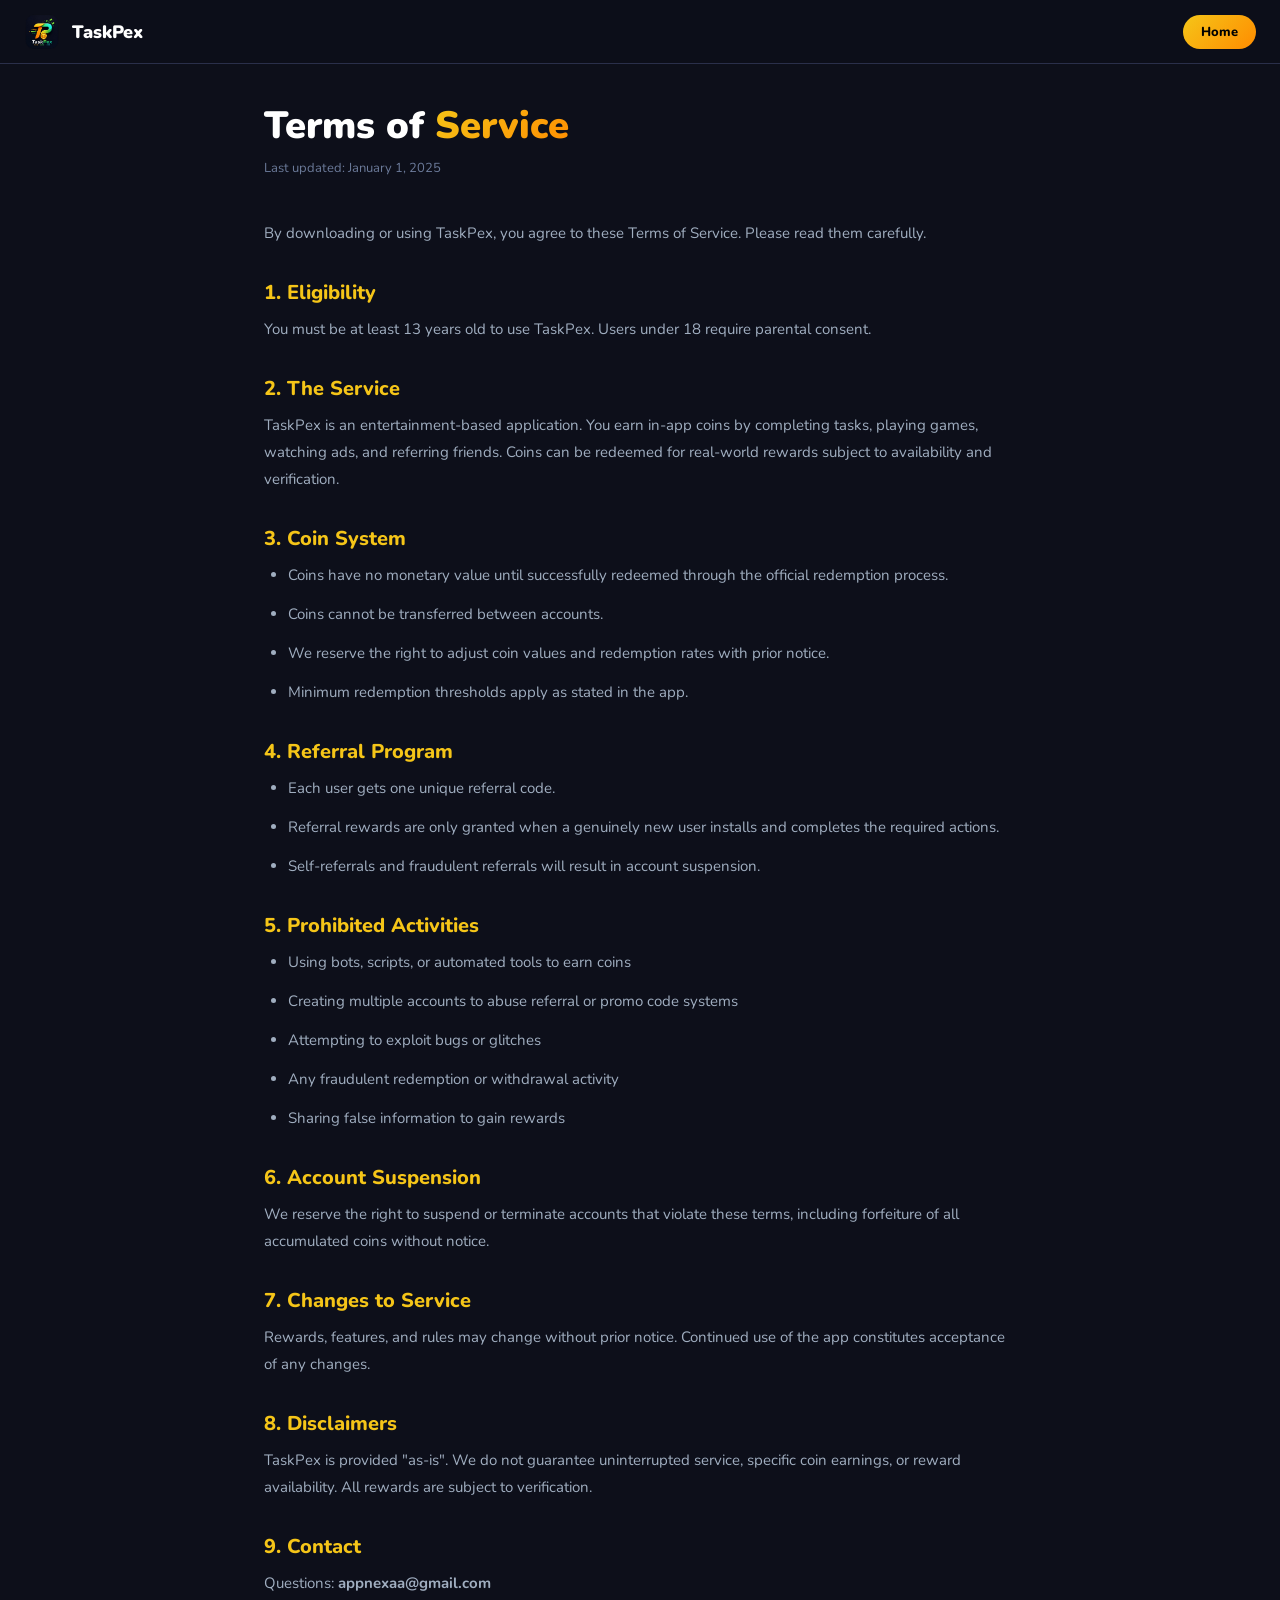
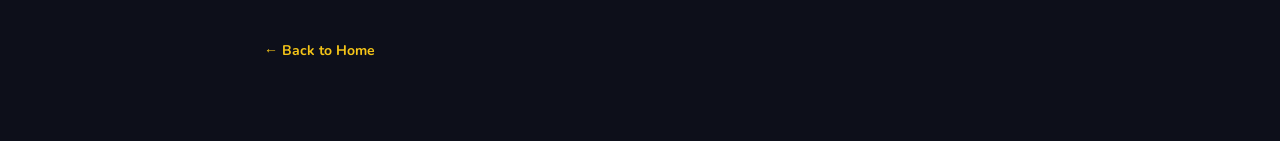
<file: pages/terms.html>
<!DOCTYPE html>
<html lang="en">
<head>
  <meta charset="UTF-8" />
  <meta name="viewport" content="width=device-width, initial-scale=1.0" />
  <title>Terms of Service – TaskPex</title>
  <link href="https://fonts.googleapis.com/css2?family=Nunito:wght@400;600;700;800;900&display=swap" rel="stylesheet" />
  <style>
    :root { --bg: #0d0f1a; --card: #1a1e35; --border: #2a2f4a; --gold: #f5c518; --text: #fff; --muted: #a0aec0; }
    * { box-sizing: border-box; margin: 0; padding: 0; }
    body { font-family: 'Nunito', sans-serif; background: var(--bg); color: var(--text); }
    nav { position: fixed; top: 0; left: 0; right: 0; background: rgba(13,15,26,0.95); border-bottom: 1px solid var(--border); height: 64px; display: flex; align-items: center; padding: 0 24px; z-index: 100; gap: 12px; }
    nav img { height: 36px; width: 36px; border-radius: 8px; }
    nav b { font-size: 18px; font-weight: 900; }
    nav a.btn { margin-left: auto; background: linear-gradient(135deg, #f5c518, #ff8c00); color: #000; font-weight: 800; font-size: 13px; padding: 8px 18px; border-radius: 50px; text-decoration: none; }
    .page { padding: 100px 24px 80px; max-width: 800px; margin: 0 auto; }
    .page h1 { font-size: 38px; font-weight: 900; margin-bottom: 6px; }
    .gold { background: linear-gradient(135deg, #f5c518, #ff8c00); -webkit-background-clip: text; -webkit-text-fill-color: transparent; background-clip: text; }
    .meta { color: #6b7a99; font-size: 13px; margin-bottom: 40px; }
    h2 { font-size: 20px; font-weight: 800; color: var(--gold); margin: 32px 0 10px; }
    p, li { color: var(--muted); line-height: 1.8; margin-bottom: 12px; font-size: 15px; }
    ul { padding-left: 24px; }
    .back { display: inline-block; color: var(--gold); text-decoration: none; font-weight: 700; margin-top: 32px; font-size: 14px; }
    .back:hover { text-decoration: underline; }
  </style>
</head>
<body>
  <nav>
    <img src="../ico/taskpex_logo.png" alt="TaskPex" onerror="this.style.display='none'" />
    <b>TaskPex</b>
    <a class="btn" href="../index.html">Home</a>
  </nav>
  <div class="page">
    <h1>Terms of <span class="gold">Service</span></h1>
    <p class="meta">Last updated: January 1, 2025</p>

    <p>By downloading or using TaskPex, you agree to these Terms of Service. Please read them carefully.</p>

    <h2>1. Eligibility</h2>
    <p>You must be at least 13 years old to use TaskPex. Users under 18 require parental consent.</p>

    <h2>2. The Service</h2>
    <p>TaskPex is an entertainment-based application. You earn in-app coins by completing tasks, playing games, watching ads, and referring friends. Coins can be redeemed for real-world rewards subject to availability and verification.</p>

    <h2>3. Coin System</h2>
    <ul>
      <li>Coins have no monetary value until successfully redeemed through the official redemption process.</li>
      <li>Coins cannot be transferred between accounts.</li>
      <li>We reserve the right to adjust coin values and redemption rates with prior notice.</li>
      <li>Minimum redemption thresholds apply as stated in the app.</li>
    </ul>

    <h2>4. Referral Program</h2>
    <ul>
      <li>Each user gets one unique referral code.</li>
      <li>Referral rewards are only granted when a genuinely new user installs and completes the required actions.</li>
      <li>Self-referrals and fraudulent referrals will result in account suspension.</li>
    </ul>

    <h2>5. Prohibited Activities</h2>
    <ul>
      <li>Using bots, scripts, or automated tools to earn coins</li>
      <li>Creating multiple accounts to abuse referral or promo code systems</li>
      <li>Attempting to exploit bugs or glitches</li>
      <li>Any fraudulent redemption or withdrawal activity</li>
      <li>Sharing false information to gain rewards</li>
    </ul>

    <h2>6. Account Suspension</h2>
    <p>We reserve the right to suspend or terminate accounts that violate these terms, including forfeiture of all accumulated coins without notice.</p>

    <h2>7. Changes to Service</h2>
    <p>Rewards, features, and rules may change without prior notice. Continued use of the app constitutes acceptance of any changes.</p>

    <h2>8. Disclaimers</h2>
    <p>TaskPex is provided "as-is". We do not guarantee uninterrupted service, specific coin earnings, or reward availability. All rewards are subject to verification.</p>

    <h2>9. Contact</h2>
    <p>Questions: <strong>appnexaa@gmail.com</strong></p>

    <a class="back" href="../index.html">← Back to Home</a>
  </div>
</body>
</html>
</file>
<file: css/style.css>
/* ============================================
   TASKPEX — Main Stylesheet
   Theme: Dark Navy + Gold/Yellow + Cyan
   ============================================ */

:root {
  --bg-primary: #0d0f1a;
  --bg-secondary: #131628;
  --bg-card: #1a1e35;
  --bg-card-hover: #1f2440;
  --accent-gold: #f5c518;
  --accent-gold-light: #ffd93d;
  --accent-cyan: #00d4ff;
  --accent-green: #00e676;
  --accent-orange: #ff6b35;
  --text-primary: #ffffff;
  --text-secondary: #a0aec0;
  --text-muted: #6b7a99;
  --border-color: #2a2f4a;
  --gradient-gold: linear-gradient(135deg, #f5c518, #ff8c00);
  --shadow-card: 0 8px 32px rgba(0, 0, 0, 0.4);
  --radius-sm: 8px;
  --radius-md: 14px;
  --radius-lg: 20px;
  --font-main: 'Nunito', sans-serif;
  --font-display: 'Orbitron', sans-serif;
}

*, *::before, *::after { box-sizing: border-box; margin: 0; padding: 0; }
html { scroll-behavior: smooth; overflow-x: hidden; }
body {
  font-family: var(--font-main);
  background: var(--bg-primary);
  color: var(--text-primary);
  line-height: 1.6;
  overflow-x: hidden;
  width: 100%;
}

.container { max-width: 1180px; margin: 0 auto; padding: 0 24px; }
.section { padding: 96px 0; }
.gradient-text {
  background: var(--gradient-gold);
  -webkit-background-clip: text;
  -webkit-text-fill-color: transparent;
  background-clip: text;
}
.section-label {
  display: inline-block;
  font-size: 12px;
  font-weight: 700;
  letter-spacing: 2px;
  text-transform: uppercase;
  color: var(--accent-gold);
  background: rgba(245, 197, 24, 0.1);
  border: 1px solid rgba(245, 197, 24, 0.3);
  padding: 6px 14px;
  border-radius: 20px;
  margin-bottom: 16px;
}
.section-title {
  font-size: clamp(28px, 4vw, 44px);
  font-weight: 900;
  line-height: 1.2;
  margin-bottom: 20px;
}

/* BUTTONS */
.btn-primary {
  display: inline-flex;
  align-items: center;
  gap: 8px;
  background: var(--gradient-gold);
  color: #000;
  font-family: var(--font-main);
  font-weight: 800;
  font-size: 15px;
  padding: 12px 24px;
  border-radius: 50px;
  border: none;
  cursor: pointer;
  text-decoration: none;
  transition: transform 0.2s, box-shadow 0.2s;
  box-shadow: 0 4px 20px rgba(245, 197, 24, 0.4);
}
.btn-primary:hover { transform: translateY(-2px); box-shadow: 0 6px 30px rgba(245, 197, 24, 0.6); }
.btn-primary.btn-lg { padding: 16px 32px; font-size: 16px; }

/* NAVBAR */
.navbar {
  position: fixed;
  top: 0; left: 0; right: 0;
  z-index: 1000;
  background: rgba(13, 15, 26, 0.85);
  backdrop-filter: blur(20px);
  border-bottom: 1px solid var(--border-color);
  transition: background 0.3s;
  overflow-x: hidden;
}
.navbar.scrolled { background: rgba(13, 15, 26, 0.98); }
.nav-inner {
  max-width: 1180px;
  margin: 0 auto;
  padding: 0 24px;
  height: 68px;
  display: flex;
  align-items: center;
  gap: 32px;
}
.logo-wrap { display: flex; align-items: center; gap: 10px; text-decoration: none; }
.logo-img { height: 40px; width: 40px; border-radius: 10px; object-fit: contain; }
.logo-fallback { display: flex; align-items: center; gap: 4px; }
.logo-t { font-family: var(--font-display); font-size: 22px; color: var(--accent-gold); font-weight: 900; }
.logo-p { font-family: var(--font-display); font-size: 22px; color: var(--accent-cyan); font-weight: 900; }
.logo-name { font-weight: 900; font-size: 18px; color: var(--text-primary); }
.nav-links { display: flex; list-style: none; gap: 28px; margin-left: auto; }
.nav-links a { color: var(--text-secondary); text-decoration: none; font-weight: 600; font-size: 14px; transition: color 0.2s; }
.nav-links a:hover { color: var(--accent-gold); }
.nav-cta { margin-left: 16px; padding: 10px 20px; font-size: 14px; }
.hamburger { display: none; flex-direction: column; gap: 5px; background: none; border: none; cursor: pointer; margin-left: auto; }
.hamburger span { display: block; width: 24px; height: 2px; background: var(--text-primary); border-radius: 2px; transition: all 0.3s; }
.mobile-menu { display: none; flex-direction: column; padding: 16px 24px 24px; gap: 16px; border-top: 1px solid var(--border-color); }
.mobile-menu a { color: var(--text-secondary); text-decoration: none; font-weight: 600; font-size: 16px; }
.mobile-menu.open { display: flex; }

/* HERO */
.hero {
  min-height: 100vh;
  display: flex;
  align-items: center;
  padding: 120px 0 80px;
  position: relative;
  overflow: hidden;
  width: 100%;
}
.hero-bg-circles { position: absolute; inset: 0; pointer-events: none; }
.circle { position: absolute; border-radius: 50%; filter: blur(80px); opacity: 0.12; }
.c1 { width: 600px; height: 600px; background: var(--accent-gold); top: -200px; right: -100px; animation: pulse 8s ease-in-out infinite; }
.c2 { width: 400px; height: 400px; background: var(--accent-cyan); bottom: -100px; left: -100px; animation: pulse 10s ease-in-out infinite 2s; }
.c3 { width: 300px; height: 300px; background: var(--accent-orange); top: 40%; left: 40%; animation: pulse 12s ease-in-out infinite 4s; }
@keyframes pulse { 0%,100% { transform: scale(1); } 50% { transform: scale(1.2); } }

.hero-grid { display: grid; grid-template-columns: 1fr 1fr; gap: 64px; align-items: center; }
.hero-text { position: relative; z-index: 1; }
.badge-pill {
  display: inline-block;
  background: rgba(245, 197, 24, 0.1);
  border: 1px solid rgba(245, 197, 24, 0.4);
  color: var(--accent-gold);
  font-weight: 700;
  font-size: 13px;
  padding: 6px 16px;
  border-radius: 20px;
  margin-bottom: 20px;
  letter-spacing: 1px;
}
.hero-text h1 { font-size: clamp(36px, 5vw, 64px); font-weight: 900; line-height: 1.1; margin-bottom: 20px; }
.hero-sub { color: var(--text-secondary); font-size: 18px; margin-bottom: 36px; max-width: 480px; }
.hero-actions { display: flex; gap: 16px; flex-wrap: wrap; margin-bottom: 48px; }
.hero-stats { display: flex; align-items: center; gap: 28px; }
.stat { display: flex; flex-direction: column; }
.stat-num { font-size: 24px; font-weight: 900; color: var(--accent-gold); }
.stat-label { font-size: 13px; color: var(--text-muted); }
.stat-divider { width: 1px; height: 40px; background: var(--border-color); }

/* Hero phone image */
.hero-phone {
  position: relative;
  z-index: 1;
  display: flex;
  justify-content: center;
  align-items: center;
}
.hero-phone img {
  width: 100%;
  max-width: 300px;
  border-radius: 32px;
  box-shadow: 0 24px 80px rgba(245, 197, 24, 0.2), 0 8px 32px rgba(0,0,0,0.6);
  border: 2px solid rgba(245, 197, 24, 0.25);
  animation: float 4s ease-in-out infinite;
}
@keyframes float { 0%,100% { transform: translateY(0); } 50% { transform: translateY(-12px); } }

.scroll-indicator { position: absolute; bottom: 30px; left: 50%; transform: translateX(-50%); }
.scroll-indicator span { display: block; width: 24px; height: 40px; border: 2px solid var(--border-color); border-radius: 12px; position: relative; }
.scroll-indicator span::after {
  content: '';
  display: block;
  width: 4px; height: 8px;
  background: var(--accent-gold);
  border-radius: 2px;
  position: absolute;
  top: 6px; left: 50%;
  transform: translateX(-50%);
  animation: scrollDown 2s infinite;
}
@keyframes scrollDown { 0%,100%{top:6px;opacity:1} 50%{top:20px;opacity:0.3} }

/* FEATURES */
.features { background: var(--bg-secondary); }
.features .section-title, .features .section-label { text-align: center; display: block; margin-left: auto; margin-right: auto; }
.features-grid { display: grid; grid-template-columns: repeat(3, 1fr); gap: 24px; margin-top: 56px; }
.feature-card {
  background: var(--bg-card);
  border: 1px solid var(--border-color);
  border-radius: var(--radius-lg);
  padding: 32px 28px;
  transition: all 0.3s;
  position: relative;
}
.feature-card:hover { transform: translateY(-6px); border-color: var(--accent-gold); box-shadow: 0 20px 40px rgba(245, 197, 24, 0.1); }
.feature-card.featured { border-color: var(--accent-gold); background: linear-gradient(135deg, rgba(245, 197, 24, 0.05) 0%, var(--bg-card) 100%); }
.feature-badge { position: absolute; top: -12px; left: 24px; background: var(--gradient-gold); color: #000; font-size: 11px; font-weight: 800; padding: 4px 12px; border-radius: 20px; }
.feature-icon { font-size: 40px; margin-bottom: 16px; display: block; }
.feature-card h3 { font-size: 20px; font-weight: 800; margin-bottom: 10px; }
.feature-card p { color: var(--text-secondary); font-size: 14px; line-height: 1.6; margin-bottom: 16px; }
.feature-tag { display: inline-block; background: rgba(0, 212, 255, 0.1); border: 1px solid rgba(0, 212, 255, 0.3); color: var(--accent-cyan); font-size: 11px; font-weight: 700; padding: 4px 12px; border-radius: 20px; }

/* HOW IT WORKS */
.how .section-title, .how .section-label { text-align: center; display: block; }
.steps-row { display: flex; align-items: center; gap: 24px; margin-top: 56px; }
.step-card { flex: 1; background: var(--bg-card); border: 1px solid var(--border-color); border-radius: var(--radius-lg); padding: 36px 28px; text-align: center; transition: all 0.3s; }
.step-card:hover { border-color: var(--accent-gold); transform: translateY(-4px); }
.step-num { font-family: var(--font-display); font-size: 48px; font-weight: 900; color: rgba(245, 197, 24, 0.15); line-height: 1; margin-bottom: 8px; }
.step-icon { font-size: 40px; margin-bottom: 16px; }
.step-card h3 { font-size: 20px; font-weight: 800; margin-bottom: 10px; }
.step-card p { color: var(--text-secondary); font-size: 14px; }
.step-arrow { font-size: 28px; color: var(--accent-gold); flex-shrink: 0; }

/* EARN */
.earn { background: var(--bg-secondary); }
.earn-grid { display: grid; grid-template-columns: 1fr 1fr; gap: 80px; align-items: center; }
.earn-text p { color: var(--text-secondary); margin-bottom: 28px; }
.earn-table { margin-bottom: 32px; display: flex; flex-direction: column; gap: 12px; }
.earn-row { display: flex; justify-content: space-between; align-items: center; background: var(--bg-card); border: 1px solid var(--border-color); border-radius: var(--radius-sm); padding: 14px 20px; transition: border-color 0.2s; }
.earn-row:hover { border-color: var(--accent-gold); }
.earn-activity { font-weight: 700; font-size: 14px; }
.earn-range { font-weight: 800; color: var(--accent-gold); font-size: 14px; }

/* Spin wheel */
.spin-preview { text-align: center; }
.wheel-wrap { position: relative; width: 280px; height: 280px; margin: 0 auto 24px; }
.wheel {
  width: 100%; height: 100%; border-radius: 50%;
  border: 4px solid #2a3060;
  background: conic-gradient(
    #1a1e35 0deg 45deg, #f5c518 45deg 90deg,
    #1a1e35 90deg 135deg, #f5c518 135deg 180deg,
    #1a1e35 180deg 225deg, #f5c518 225deg 270deg,
    #1a1e35 270deg 315deg, #f5c518 315deg 360deg
  );
  transition: transform 3s cubic-bezier(0.17, 0.67, 0.12, 0.99);
  box-shadow: 0 0 30px rgba(245,197,24,0.3), inset 0 0 20px rgba(0,0,0,0.4);
}
.wheel-pointer { position: absolute; top: -14px; left: 50%; transform: translateX(-50%); font-size: 24px; color: var(--accent-gold); z-index: 10; }
.wheel-center { position: absolute; top: 50%; left: 50%; transform: translate(-50%, -50%); width: 50px; height: 50px; background: var(--gradient-gold); border-radius: 50%; display: flex; align-items: center; justify-content: center; font-size: 22px; z-index: 5; box-shadow: 0 0 20px rgba(245,197,24,0.6); }
.spin-btn { font-family: var(--font-display); letter-spacing: 1px; margin-bottom: 12px; }
.spins-left { display: inline-block; background: var(--bg-card); border: 1px solid var(--border-color); padding: 8px 20px; border-radius: 20px; font-size: 13px; font-weight: 700; color: var(--text-secondary); }
.spins-left strong { color: var(--accent-gold); }

/* SCREENSHOTS — real image carousel */
.screenshots { background: var(--bg-primary); }
.screenshots .section-label, .screenshots .section-title { text-align: center; display: block; }
.screenshots-sub { text-align: center; color: var(--text-secondary); font-size: 17px; max-width: 560px; margin: 0 auto 48px; }
.carousel {
  display: flex;
  gap: 20px;
  overflow-x: auto;
  padding: 16px 4px 24px;
  scroll-snap-type: x mandatory;
  -webkit-overflow-scrolling: touch;
  scrollbar-width: thin;
  scrollbar-color: rgba(245,197,24,0.3) transparent;
  max-width: 100%;
}
.carousel::-webkit-scrollbar { height: 4px; }
.carousel::-webkit-scrollbar-track { background: transparent; }
.carousel::-webkit-scrollbar-thumb { background: rgba(245,197,24,0.3); border-radius: 2px; }
.carousel img {
  width: 220px;
  flex-shrink: 0;
  border-radius: 24px;
  box-shadow: 0 16px 40px rgba(0,0,0,0.5);
  border: 1px solid var(--border-color);
  scroll-snap-align: start;
  transition: transform 0.3s, border-color 0.3s;
  object-fit: cover;
}
.carousel img:hover { transform: scale(1.04); border-color: rgba(245,197,24,0.4); }
.ss-cta { text-align: center; margin-top: 40px; }

/* TESTIMONIALS */
.testimonials { background: var(--bg-secondary); }
.testimonials .section-label, .testimonials .section-title { text-align: center; display: block; }
.testimonials-grid { display: grid; grid-template-columns: repeat(3, 1fr); gap: 24px; margin-top: 56px; }
.testi-card { background: var(--bg-card); border: 1px solid var(--border-color); border-radius: var(--radius-lg); padding: 28px; transition: all 0.3s; }
.testi-card:hover { border-color: var(--accent-gold); transform: translateY(-4px); }
.testi-card.featured { border-color: var(--accent-gold); background: rgba(245,197,24,0.03); }
.testi-stars { color: var(--accent-gold); font-size: 18px; margin-bottom: 14px; letter-spacing: 2px; }
.testi-card p { color: var(--text-secondary); font-size: 14px; line-height: 1.7; margin-bottom: 20px; }
.testi-user { display: flex; align-items: center; gap: 12px; }
.testi-avatar { width: 40px; height: 40px; background: var(--gradient-gold); border-radius: 50%; display: flex; align-items: center; justify-content: center; font-weight: 900; font-size: 13px; color: #000; flex-shrink: 0; }
.testi-user span { font-size: 13px; color: var(--text-secondary); }
.testi-user strong { color: var(--text-primary); }

/* FAQ */
.faq-container { max-width: 800px; }
.faq .section-label, .faq .section-title { text-align: center; display: block; }
.faq-list { margin-top: 48px; display: flex; flex-direction: column; gap: 12px; }
.faq-item { background: var(--bg-card); border: 1px solid var(--border-color); border-radius: var(--radius-md); overflow: hidden; transition: border-color 0.2s; }
.faq-item:hover { border-color: var(--accent-gold); }
.faq-q { width: 100%; background: none; border: none; color: var(--text-primary); font-family: var(--font-main); font-size: 16px; font-weight: 700; text-align: left; padding: 20px 24px; cursor: pointer; display: flex; justify-content: space-between; align-items: center; }
.faq-q span { color: var(--accent-gold); font-size: 22px; font-weight: 300; flex-shrink: 0; }
.faq-a { max-height: 0; overflow: hidden; color: var(--text-secondary); font-size: 14px; line-height: 1.7; padding: 0 24px; transition: all 0.3s; }
.faq-a.open { max-height: 200px; padding: 0 24px 20px; }

/* DOWNLOAD */
.download { background: var(--bg-secondary); overflow: hidden; }
.download-inner { text-align: center; position: relative; overflow: hidden; }
.download-bg-glow { position: absolute; top: 50%; left: 50%; transform: translate(-50%, -50%); width: 600px; height: 300px; background: radial-gradient(ellipse, rgba(245,197,24,0.08) 0%, transparent 70%); pointer-events: none; }
.download .section-label, .download .section-title { display: block; }
.download p { color: var(--text-secondary); margin-bottom: 36px; font-size: 17px; }
.download-btns { display: flex; justify-content: center; gap: 16px; flex-wrap: wrap; margin-bottom: 20px; }
.store-btn { display: inline-flex; align-items: center; gap: 14px; background: var(--bg-card); border: 1px solid var(--border-color); color: var(--text-primary); text-decoration: none; padding: 16px 28px; border-radius: var(--radius-md); min-width: 200px; transition: all 0.3s; }
.store-btn:hover { border-color: var(--accent-gold); background: rgba(245,197,24,0.05); transform: translateY(-2px); }
.store-btn div { display: flex; flex-direction: column; text-align: left; }
.store-btn small { font-size: 11px; color: var(--text-muted); }
.store-btn strong { font-size: 16px; font-weight: 800; }

/* FOOTER */
.footer { background: #08090f; border-top: 1px solid var(--border-color); padding: 64px 0 0; }
.footer-inner { display: grid; grid-template-columns: 2fr 1fr 1fr; gap: 48px; padding-bottom: 48px; }
.footer-brand .footer-logo { height: 48px; width: 48px; border-radius: 12px; object-fit: contain; margin-bottom: 8px; }
.footer-logo-fallback { font-size: 20px; font-weight: 900; margin-bottom: 8px; }
.footer-brand p { color: var(--text-secondary); font-size: 14px; }
.footer-tagline { margin-top: 8px; color: var(--text-muted) !important; }
.footer-links h4 { font-size: 14px; font-weight: 800; color: var(--text-primary); margin-bottom: 16px; letter-spacing: 1px; }
.footer-links { display: flex; flex-direction: column; gap: 10px; }
.footer-links a { color: var(--text-muted); text-decoration: none; font-size: 14px; transition: color 0.2s; }
.footer-links a:hover { color: var(--accent-gold); }
.footer-bottom { border-top: 1px solid var(--border-color); padding: 20px 24px; display: flex; justify-content: space-between; align-items: center; max-width: 1180px; margin: 0 auto; font-size: 13px; color: var(--text-muted); }
.footer-bottom a { color: var(--text-muted); text-decoration: none; }
.footer-bottom a:hover { color: var(--accent-gold); }

/* RESPONSIVE */
@media (max-width: 1024px) {
  .hero-grid { grid-template-columns: 1fr; gap: 48px; }
  .features-grid { grid-template-columns: repeat(2, 1fr); }
  .earn-grid { grid-template-columns: 1fr; gap: 48px; }
  .testimonials-grid { grid-template-columns: repeat(2, 1fr); }
  .footer-inner { grid-template-columns: repeat(2, 1fr); }
}
@media (max-width: 768px) {
  .section { padding: 56px 0; }
  .container { padding: 0 16px; }
  .section-title { font-size: clamp(22px, 5vw, 32px); }

  /* Navbar mobile */
  .nav-inner { padding: 0 16px; height: 60px; }
  .nav-links, .nav-cta { display: none; }
  .hamburger {
    display: flex;
    width: 44px;
    height: 44px;
    align-items: center;
    justify-content: center;
    -webkit-tap-highlight-color: transparent;
  }
  .hamburger span {
    transition: transform 0.3s ease, opacity 0.3s ease;
  }
  .hamburger.active span:nth-child(1) {
    transform: translateY(7px) rotate(45deg);
  }
  .hamburger.active span:nth-child(2) {
    opacity: 0;
  }
  .hamburger.active span:nth-child(3) {
    transform: translateY(-7px) rotate(-45deg);
  }

  /* Mobile menu */
  .mobile-menu {
    display: flex;
    flex-direction: column;
    padding: 0 16px;
    gap: 0;
    border-top: 1px solid var(--border-color);
    max-height: 0;
    overflow: hidden;
    opacity: 0;
    transition: max-height 0.35s cubic-bezier(0.4, 0, 0.2, 1),
                opacity 0.25s ease,
                padding 0.35s ease;
    background: rgba(13, 15, 26, 0.98);
    backdrop-filter: blur(20px);
    -webkit-backdrop-filter: blur(20px);
  }
  .mobile-menu.open {
    max-height: 400px;
    opacity: 1;
    padding: 12px 16px 20px;
  }
  .mobile-menu a {
    color: var(--text-secondary);
    text-decoration: none;
    font-weight: 600;
    font-size: 16px;
    padding: 14px 8px;
    border-bottom: 1px solid rgba(42, 47, 74, 0.5);
    transition: color 0.2s, background 0.2s;
    border-radius: var(--radius-sm);
    min-height: 44px;
    display: flex;
    align-items: center;
  }
  .mobile-menu a:last-child {
    border-bottom: none;
  }
  .mobile-menu a:active {
    background: rgba(245, 197, 24, 0.08);
    color: var(--accent-gold);
  }
  .mobile-menu .btn-primary {
    margin-top: 8px;
    justify-content: center;
    padding: 14px 24px;
    border-bottom: none;
    color: #000;
  }

  /* Hero mobile */
  .hero { padding: 80px 0 48px; min-height: auto; width: 100%; }
  .hero-grid { grid-template-columns: 1fr; text-align: center; gap: 32px; max-width: 100%; }
  .hero-sub { margin: 0 auto 28px; font-size: 16px; }
  .hero-actions { justify-content: center; }
  .hero-stats { justify-content: center; flex-wrap: wrap; gap: 16px; }
  .stat-num { font-size: 20px; }
  .stat-label { font-size: 12px; }
  .stat-divider { height: 28px; }
  .hero-phone { order: -1; }
  .hero-phone img { max-width: 200px; border-radius: 24px; }
  .scroll-indicator { display: none; }

  /* Features mobile */
  .features-grid { grid-template-columns: 1fr; gap: 16px; }
  .feature-card { padding: 24px 20px; }
  .feature-icon { font-size: 32px; }
  .feature-card h3 { font-size: 18px; }

  /* Steps mobile */
  .steps-row { flex-direction: column; gap: 16px; }
  .step-arrow { transform: rotate(90deg); font-size: 22px; }
  .step-card { padding: 28px 20px; }

  /* Earn mobile */
  .earn-grid { gap: 40px; }
  .earn-row { padding: 12px 16px; }
  .earn-activity { font-size: 13px; }
  .earn-range { font-size: 13px; }
  .wheel-wrap { width: 220px; height: 220px; }

  /* Carousel mobile */
  .carousel { gap: 12px; padding: 8px 4px 16px; max-width: 100%; }
  .carousel img { width: 180px; border-radius: 20px; }

  /* Testimonials mobile */
  .testimonials-grid { grid-template-columns: 1fr; gap: 16px; }
  .testi-card { padding: 20px; }

  /* FAQ mobile */
  .faq-q { padding: 16px 16px; font-size: 15px; }
  .faq-a { padding: 0 16px; font-size: 13px; }
  .faq-a.open { padding: 0 16px 16px; }

  /* Download mobile */
  .download-btns { flex-direction: column; align-items: center; }
  .store-btn { width: 100%; max-width: 280px; justify-content: center; }

  /* Footer mobile */
  .footer { padding: 48px 0 0; }
  .footer-inner { grid-template-columns: 1fr 1fr; gap: 32px; }
  .footer-bottom { flex-direction: column; gap: 8px; text-align: center; padding: 16px; }
}

@media (max-width: 480px) {
  .container { padding: 0 12px; }
  .section { padding: 44px 0; }
  .hero-text h1 { font-size: 28px; }
  .hero { padding: 72px 0 40px; }
  .hero-phone img { max-width: 160px; }
  .badge-pill { font-size: 11px; padding: 5px 12px; }
  .btn-primary.btn-lg { padding: 14px 24px; font-size: 14px; }
  .footer-inner { grid-template-columns: 1fr; gap: 24px; }
  .earn-grid { grid-template-columns: 1fr; }
  .wheel-wrap { width: 180px; height: 180px; }
  .carousel img { width: 150px; border-radius: 16px; }
  .section-label { font-size: 11px; padding: 5px 12px; }
  .feature-card { padding: 20px 16px; }
  .step-card { padding: 24px 16px; }
}
</file>
